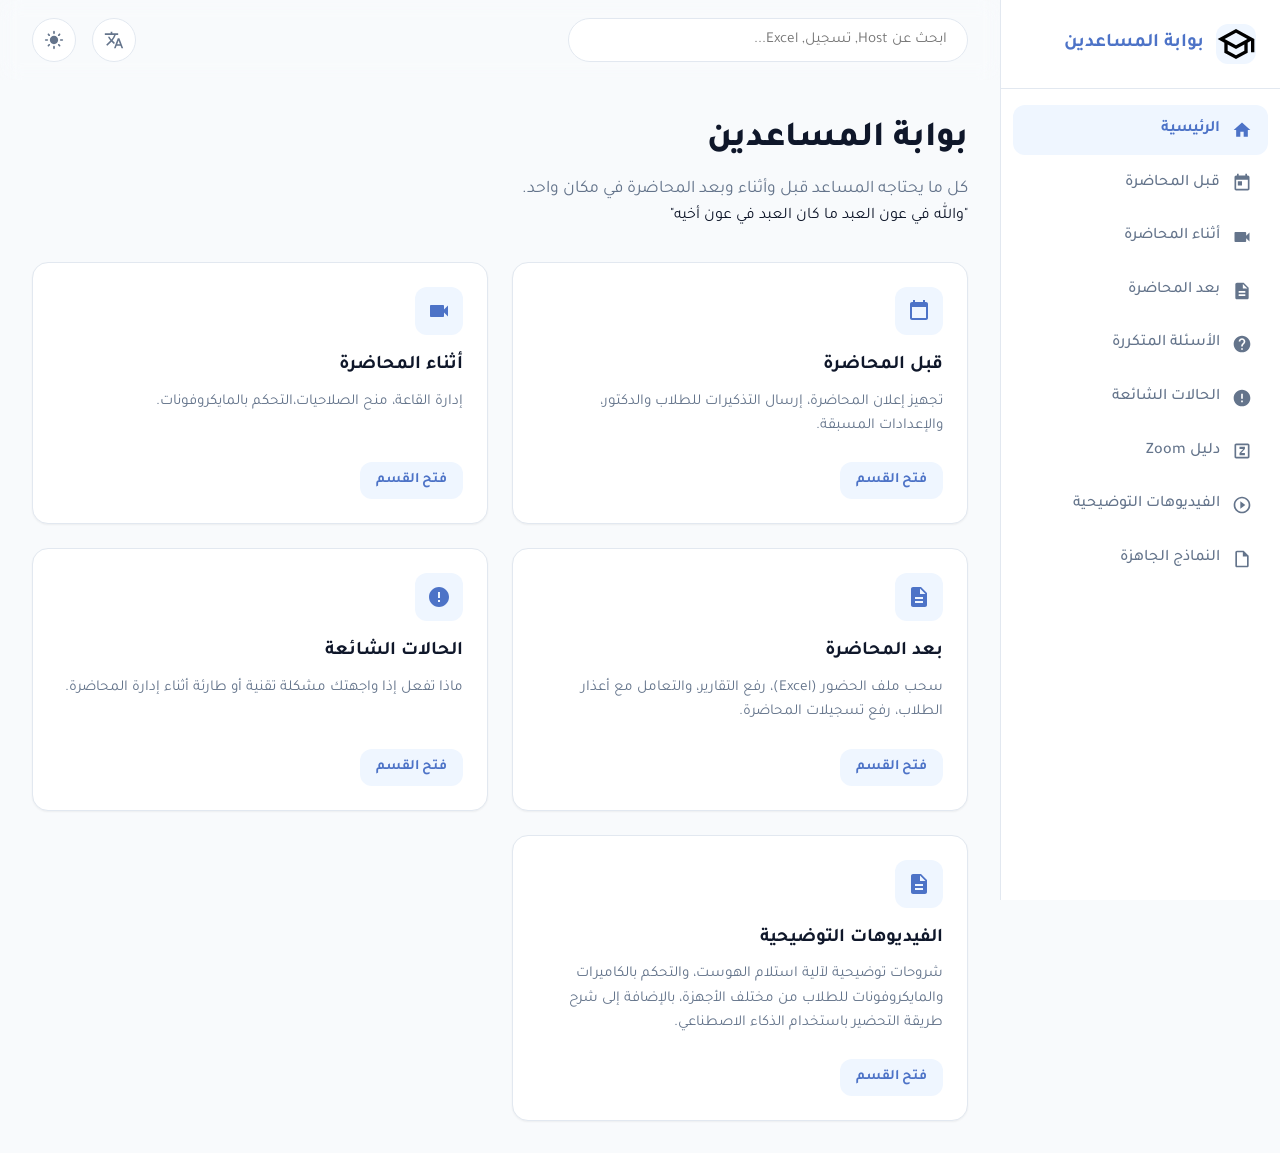
<file: index.html>
<!DOCTYPE html>
<html lang="ar" dir="rtl">
<head>
    <meta charset="UTF-8">
    <meta name="viewport" content="width=device-width, initial-scale=1.0">
    <title>بوابة المساعدين | Knowledge Base</title>
    <style>
        /* ==========================================================================
           1. الجذور والمتغيرات (CSS Variables) - دعم الوضع الفاتح والليلي
           ========================================================================== */
        @import url('https://fonts.googleapis.com/css2?family=Tajawal:wght@300;400;500;700;800&display=swap');

        :root {
            /* الألوان الفاتحة (الافتراضية) */
            --bg-body: #f8fafc;
            --bg-surface: #ffffff;
            --bg-sidebar: #ffffff;
            --bg-hover: #f1f5f9;
            --text-main: #0f172a;
            --text-muted: #64748b;
            --primary-color: #4d73c7;
            --primary-hover: #2d4a99;
            --primary-light: #eff6ff;
            --border-color: #e2e8f0;
            --shadow-sm: 0 1px 2px 0 rgba(0, 0, 0, 0.05);
            --shadow-md: 0 4px 6px -1px rgba(0, 0, 0, 0.1), 0 2px 4px -1px rgba(0, 0, 0, 0.06);
            --shadow-lg: 0 10px 15px -3px rgba(0, 0, 0, 0.1), 0 4px 6px -2px rgba(0, 0, 0, 0.05);
            --note-bg: #fffbeb;
            --note-border: #f59e0b;
            --alert-bg: #fef2f2;
            --alert-border: #ef4444;
            --radius-md: 12px;
            --radius-lg: 16px;
            --transition: all 0.3s cubic-bezier(0.4, 0, 0.2, 1);
        }

        [data-theme="dark"] {
            /* الألوان الداكنة */
            --bg-body: #0f172a;
            --bg-surface: #1e293b;
            --bg-sidebar: #1e293b;
            --bg-hover: #334155;
            --text-main: #f8fafc;
            --text-muted: #94a3b8;
            --primary-color: #668ece;
            --primary-hover: #6595d0;
            --primary-light: #364674;
            --border-color: #334155;
            --shadow-sm: 0 1px 2px 0 rgba(0, 0, 0, 0.5);
            --shadow-md: 0 4px 6px -1px rgba(0, 0, 0, 0.4);
            --note-bg: #422006;
            --note-border: #f59e0b;
            --alert-bg: #450a0a;
            --alert-border: #ef4444;
        }

        /* ==========================================================================
           2. الإعدادات الأساسية والطباعة (Reset & Typography)
           ========================================================================== */
        * {
            margin: 0;
            padding: 0;
            box-sizing: border-box;
            font-family: 'Tajawal', system-ui, -apple-system, sans-serif;
        }

        body {
            background-color: var(--bg-body);
            color: var(--text-main);
            line-height: 1.6;
            overflow-x: hidden;
            transition: background-color var(--transition), color var(--transition);
        }

        a { text-decoration: none; color: inherit; }
        ul { list-style: none; }
        button { cursor: pointer; border: none; background: none; font-family: inherit; }

        /* ==========================================================================
           3. الهيكل الأساسي (Layout)
           ========================================================================== */
        .app-container {
            display: flex;
            min-height: 100vh;
        }

        /* القائمة الجانبية */
        .sidebar {
            width: 280px;
            background-color: var(--bg-sidebar);
            border-left: 1px solid var(--border-color);
            position: fixed;
            top: 0;
            bottom: 0;
            right: 0;
            z-index: 100;
            display: flex;
            flex-direction: column;
            transition: transform var(--transition), background-color var(--transition);
        }

        .sidebar-header {
            padding: 24px;
            border-bottom: 1px solid var(--border-color);
            display: flex;
            align-items: center;
            gap: 12px;
        }

        .sidebar-logo {
            width: 40px;
            height: 40px;
            background: var(--primary-light);
            color: var(--primary-color);
            border-radius: var(--radius-md);
            display: flex;
            align-items: center;
            justify-content: center;
        }

        .sidebar-header h2 {
            font-size: 1.2rem;
            font-weight: 700;
            color: var(--primary-color);
        }

        .sidebar-nav {
            padding: 16px 12px;
            flex-grow: 1;
            overflow-y: auto;
        }

        .nav-item {
            display: flex;
            align-items: center;
            gap: 12px;
            padding: 12px 16px;
            margin-bottom: 4px;
            border-radius: var(--radius-md);
            color: var(--text-muted);
            font-weight: 500;
            transition: var(--transition);
            cursor: pointer;
        }

        .nav-item svg { width: 20px; height: 20px; fill: currentColor; }

        .nav-item:hover {
            background-color: var(--bg-hover);
            color: var(--text-main);
        }

        .nav-item.active {
            background-color: var(--primary-light);
            color: var(--primary-color);
            font-weight: 700;
        }

        /* المحتوى الرئيسي */
        .main-content {
            flex-grow: 1;
            margin-right: 280px; /* تعويض مساحة الشريط الجانبي */
            display: flex;
            flex-direction: column;
            min-height: 100vh;
        }

        /* الشريط العلوي */
        .topbar {
            height: 80px;
            background-color: var(--bg-body);
            position: sticky;
            top: 0;
            z-index: 90;
            display: flex;
            align-items: center;
            justify-content: space-between;
            padding: 0 32px;
            backdrop-filter: blur(10px);
            background-color: rgba(var(--bg-body), 0.8);
        }

        .search-container {
            position: relative;
            width: 100%;
            max-width: 400px;
        }

        .search-container svg {
            position: absolute;
            right: 16px;
            top: 50%;
            transform: translateY(-50%);
            width: 20px;
            height: 20px;
            fill: var(--text-muted);
        }

        .search-input {
            width: 100%;
            padding: 12px 20px 12px 48px;
            border-radius: 30px;
            border: 1px solid var(--border-color);
            background-color: var(--bg-surface);
            color: var(--text-main);
            font-size: 0.95rem;
            outline: none;
            transition: var(--transition);
        }

        .search-input:focus {
            border-color: var(--primary-color);
            box-shadow: 0 0 0 3px var(--primary-light);
        }

        .topbar-actions {
            display: flex;
            align-items: center;
            gap: 16px;
        }

        .icon-btn {
            width: 44px;
            height: 44px;
            border-radius: 50%;
            background-color: var(--bg-surface);
            border: 1px solid var(--border-color);
            color: var(--text-muted);
            display: flex;
            align-items: center;
            justify-content: center;
            transition: var(--transition);
        }

        .icon-btn:hover {
            color: var(--primary-color);
            border-color: var(--primary-color);
        }

        .icon-btn svg { width: 20px; height: 20px; fill: currentColor; }

        .menu-toggle { display: none; }

        /* حاوية الصفحات */
        .pages-container {
            padding: 32px;
            flex-grow: 1;
        }

        /* ==========================================================================
           4. المكونات (Components)
           ========================================================================== */
        
        /* البطاقات (Cards) */
        .cards-grid {
            display: grid;
            grid-template-columns: repeat(auto-fill, minmax(300px, 1fr));
            gap: 24px;
            margin-top: 24px;
        }

        .card {
            background-color: var(--bg-surface);
            border: 1px solid var(--border-color);
            border-radius: var(--radius-lg);
            padding: 24px;
            box-shadow: var(--shadow-sm);
            transition: var(--transition);
            display: flex;
            flex-direction: column;
            height: 100%;
        }

        .card:hover {
            transform: translateY(-5px);
            box-shadow: var(--shadow-md);
            border-color: var(--primary-light);
        }

        .card-icon {
            width: 48px;
            height: 48px;
            background-color: var(--primary-light);
            color: var(--primary-color);
            border-radius: var(--radius-md);
            display: flex;
            align-items: center;
            justify-content: center;
            margin-bottom: 16px;
        }

        .card-icon svg { width: 24px; height: 24px; fill: currentColor; }

        .card-title {
            font-size: 1.2rem;
            font-weight: 700;
            margin-bottom: 8px;
            color: var(--text-main);
        }

        .card-desc {
            color: var(--text-muted);
            font-size: 0.95rem;
            margin-bottom: 24px;
            flex-grow: 1;
        }

        .card-btn {
            display: inline-flex;
            align-items: center;
            gap: 8px;
            background-color: var(--primary-light);
            color: var(--primary-color);
            padding: 10px 16px;
            border-radius: var(--radius-md);
            font-weight: 600;
            font-size: 0.9rem;
            transition: var(--transition);
            align-self: flex-start;
        }

        .card-btn:hover {
            background-color: var(--primary-color);
            color: #fff;
        }

        /* مربعات الملاحظات (Note Boxes) */
        .note-box {
            background-color: var(--note-bg);
            border-right: 4px solid var(--note-border);
            padding: 16px;
            border-radius: 8px 0 0 8px;
            margin-top: 16px;
            font-size: 0.9rem;
            color: var(--text-main);
        }

        .alert-box {
            background-color: var(--alert-bg);
            border-right: 4px solid var(--alert-border);
            padding: 16px;
            border-radius: 8px 0 0 8px;
            margin-top: 16px;
            font-size: 0.9rem;
            color: var(--text-main);
        }

        /* الأكورديون (Accordion) للأسئلة الشائعة */
        .accordion {
            margin-top: 24px;
            display: flex;
            flex-direction: column;
            gap: 16px;
        }

        .accordion-item {
            background-color: var(--bg-surface);
            border: 1px solid var(--border-color);
            border-radius: var(--radius-md);
            overflow: hidden;
        }

        .accordion-header {
            width: 100%;
            text-align: right;
            padding: 20px;
            font-size: 1.1rem;
            font-weight: 600;
            color: var(--text-main);
            display: flex;
            justify-content: space-between;
            align-items: center;
            background: none;
            transition: var(--transition);
        }

        .accordion-header:hover { background-color: var(--bg-hover); }
        
        .accordion-header svg {
            width: 20px; height: 20px; fill: var(--text-muted);
            transition: transform 0.3s ease;
        }

        .accordion-item.active .accordion-header svg { transform: rotate(180deg); }

        .accordion-content {
            max-height: 0;
            overflow: hidden;
            transition: max-height 0.3s ease-out;
            background-color: var(--bg-surface);
        }

        .accordion-content-inner {
            padding: 0 20px 20px 20px;
            color: var(--text-muted);
            line-height: 1.8;
        }

        /* الترويسة الرئيسية للصفحات */
        .page-header {
            margin-bottom: 32px;
            animation: fadeInDown 0.5s ease-out;
        }

        .page-header h1 {
            font-size: 2.2rem;
            font-weight: 800;
            color: var(--text-main);
            margin-bottom: 8px;
        }

        .page-header p {
            font-size: 1.1rem;
            color: var(--text-muted);
        }

        /* زر العودة للأعلى */
        .back-to-top {
            position: fixed;
            bottom: 30px;
            left: 30px;
            width: 50px;
            height: 50px;
            border-radius: 50%;
            background-color: var(--primary-color);
            color: white;
            display: flex;
            align-items: center;
            justify-content: center;
            box-shadow: var(--shadow-lg);
            opacity: 0;
            visibility: hidden;
            transition: var(--transition);
            z-index: 99;
        }

        .back-to-top.visible {
            opacity: 1;
            visibility: visible;
        }
        
        .back-to-top:hover {
            transform: translateY(-5px);
            background-color: var(--primary-hover);
        }

        /* نظام الصفحات المتعددة (SPA) */
        .page-view {
            display: none;
            animation: fadeIn 0.4s ease-out;
        }

        .page-view.active { display: block; }

        /* ==========================================================================
           5. التجاوب مع الشاشات (Responsive Design)
           ========================================================================== */
        .overlay {
            position: fixed; top: 0; left: 0; right: 0; bottom: 0;
            background-color: rgba(0,0,0,0.5); z-index: 95;
            display: none; opacity: 0; transition: opacity 0.3s ease;
        }

        @media (max-width: 992px) {
            .sidebar { transform: translateX(100%); } /* إخفاء لليمين في الـ RTL */
            .sidebar.open { transform: translateX(0); box-shadow: var(--shadow-lg); }
            .main-content { margin-right: 0; }
            .menu-toggle { display: flex; }
            .overlay.active { display: block; opacity: 1; }
            .topbar { padding: 0 16px; }
            .pages-container { padding: 24px 16px; }
        }

        /* ==========================================================================
           6. الحركات (Animations)
           ========================================================================== */
        @keyframes fadeIn { from { opacity: 0; transform: translateY(10px); } to { opacity: 1; transform: translateY(0); } }
        @keyframes fadeInDown { from { opacity: 0; transform: translateY(-10px); } to { opacity: 1; transform: translateY(0); } }
        
        /* تأثيرات خاصة بدليل زووم */
        .zoom-key {
            display: flex; align-items: center; gap: 12px; padding: 12px;
            background: var(--bg-hover); border-radius: 8px; margin-bottom: 8px;
        }
        .zoom-key svg { width: 24px; height: 24px; fill: var(--text-main); }
        .zoom-key span { font-weight: 600; font-family: monospace; }
        
        /* ==========================================================================
           7. دعم اللغة الإنجليزية (LTR Layout Fixes)
           ========================================================================== */
        [dir="ltr"] .sidebar {
            right: auto;
            left: 0;
            border-left: none;
            border-right: 1px solid var(--border-color);
        }
        [dir="ltr"] .main-content {
            margin-right: 0;
            margin-left: 280px;
        }
        [dir="ltr"] .search-container svg {
            right: auto;
            left: 16px;
        }
        [dir="ltr"] .search-input {
            padding: 12px 48px 12px 20px;
        }
        [dir="ltr"] .note-box, 
        [dir="ltr"] .alert-box {
            border-right: none;
            border-left: 4px solid var(--note-border);
            border-radius: 0 8px 8px 0;
        }
        [dir="ltr"] .accordion-header {
            text-align: left;
        }
        [dir="ltr"] ul[style*="margin-right"] {
            margin-right: 0 !important;
            margin-left: 20px !important;
        }

        @media (max-width: 992px) {
            [dir="ltr"] .sidebar { transform: translateX(-100%); }
            [dir="ltr"] .sidebar.open { transform: translateX(0); }
            [dir="ltr"] .main-content { margin-left: 0; }
        }
    </style>
</head>
<body>

    <div class="app-container">
        
        <div class="overlay" id="overlay"></div>

        <aside class="sidebar" id="sidebar">
            <div class="sidebar-header">
                <div class="sidebar-logo">
                    <svg viewBox="0 0 24 24"><path d="M12 3L1 9l4 2.18v6L12 21l7-3.82v-6l2-1.09V17h2V9L12 3zm6.82 6L12 12.72 5.18 9 12 5.28 18.82 9zM17 15.99l-5 2.73-5-2.73v-3.72l5 2.73 5-2.73v3.72z"/></svg>
                </div>
                <h2 data-i18n="portal_title">بوابة المساعدين</h2>
            </div>
            <ul class="sidebar-nav">
                <li class="nav-item active" data-target="home">
                    <svg viewBox="0 0 24 24"><path d="M10 20v-6h4v6h5v-8h3L12 3 2 12h3v8z"/></svg>
                    <span data-i18n="nav_home">الرئيسية</span>
                </li>
                <li class="nav-item" data-target="before-lecture">
                    <svg viewBox="0 0 24 24"><path d="M19 3h-1V1h-2v2H8V1H6v2H5c-1.1 0-1.99.9-1.99 2L3 19c0 1.1.89 2 2 2h14c1.1 0 2-.9 2-2V5c0-1.1-.9-2-2-2zm0 16H5V8h14v11zM7 10h5v5H7z"/></svg>
                    <span data-i18n="nav_before">قبل المحاضرة</span>
                </li>
                <li class="nav-item" data-target="during-lecture">
                    <svg viewBox="0 0 24 24"><path d="M17 10.5V7c0-.55-.45-1-1-1H4c-.55 0-1 .45-1 1v10c0 .55.45 1 1 1h12c.55 0 1-.45 1-1v-3.5l4 4v-11l-4 4z"/></svg>
                    <span data-i18n="nav_during">أثناء المحاضرة</span>
                </li>
                <li class="nav-item" data-target="after-lecture">
                    <svg viewBox="0 0 24 24"><path d="M14 2H6c-1.1 0-1.99.9-1.99 2L4 20c0 1.1.89 2 1.99 2H18c1.1 0 2-.9 2-2V8l-6-6zm2 16H8v-2h8v2zm0-4H8v-2h8v2zm-3-5V3.5L18.5 9H13z"/></svg>
                    <span data-i18n="nav_after">بعد المحاضرة</span>
                </li>
                <li class="nav-item" data-target="faq">
                    <svg viewBox="0 0 24 24"><path d="M12 2C6.48 2 2 6.48 2 12s4.48 10 10 10 10-4.48 10-10S17.52 2 12 2zm1 17h-2v-2h2v2zm2.07-7.75l-.9.92C13.45 12.9 13 13.5 13 15h-2v-.5c0-1.1.45-2.1 1.17-2.83l1.24-1.26c.37-.36.59-.86.59-1.41 0-1.1-.9-2-2-2s-2 .9-2 2H8c0-2.21 1.79-4 4-4s4 1.79 4 4c0 .88-.36 1.68-.93 2.25z"/></svg>
                    <span data-i18n="nav_faq">الأسئلة المتكررة</span>
                </li>
                <li class="nav-item" data-target="scenarios">
                    <svg viewBox="0 0 24 24"><path d="M12 2C6.48 2 2 6.48 2 12s4.48 10 10 10 10-4.48 10-10S17.52 2 12 2zm1 15h-2v-2h2v2zm0-4h-2V7h2v6z"/></svg>
                    <span data-i18n="nav_scenarios">الحالات الشائعة</span>
                </li>
                <li class="nav-item" data-target="zoom-guide">
                    <svg viewBox="0 0 24 24" fill="currentColor">
                        <path d="M19 3H5c-1.1 0-2 .9-2 2v14c0 1.1.9 2 2 2h14c1.1 0 2-.9 2-2V5c0-1.1-.9-2-2-2zm0 16H5V5h14v14z M9 7h6.5v2.5L11 14.5h4.5V17H9v-2.5L13.5 9.5H9V7z"/>
                    </svg>
                    <span data-i18n="nav_zoom">دليل Zoom</span>
                </li>
                <li class="nav-item" data-target="tutorial-videos">
                    <svg viewBox="0 0 24 24"><path d="M10 16.5l6-4.5-6-4.5v9zM12 2C6.48 2 2 6.48 2 12s4.48 10 10 10 10-4.48 10-10S17.52 2 12 2zm0 18c-4.41 0-8-3.59-8-8s3.59-8 8-8 8 3.59 8 8-3.59 8-8 8z"/></svg>
                    <span data-i18n="nav_videos">الفيديوهات التوضيحية</span>
                </li>
                <li class="nav-item" data-target="templates">
                    <svg viewBox="0 0 24 24"><path d="M14 2H6c-1.1 0-1.99.9-1.99 2L4 20c0 1.1.89 2 1.99 2H18c1.1 0 2-.9 2-2V8l-6-6zM6 20V4h7v5h5v11H6z"/></svg>
                    <span data-i18n="nav_templates">النماذج الجاهزة</span>
                </li>
            </ul>
        </aside>

        <main class="main-content">
            
            <header class="topbar">
                <button class="icon-btn menu-toggle" id="menuToggle">
                    <svg viewBox="0 0 24 24"><path d="M3 18h18v-2H3v2zm0-5h18v-2H3v2zm0-7v2h18V6H3z"/></svg>
                </button>
                
                <div class="search-container">
                    <input type="text" class="search-input" id="searchInput" data-i18n-placeholder="search_placeholder" placeholder="أبحث عن Host, تسجيل, Excel...">
                </div>

                <div class="topbar-actions">
                    <!-- زر تغيير اللغة الجديد -->
                    <button class="icon-btn" id="langToggle" title="تغيير اللغة / Change Language">
                        <svg viewBox="0 0 24 24" fill="currentColor">
                            <path d="M12.87 15.07l-2.54-2.51.03-.03c1.74-1.94 2.98-4.17 3.71-6.53H17V4h-7V2H8v2H1v1.99h11.17C11.5 7.92 10.44 9.75 9 11.35 8.07 10.32 7.3 9.19 6.69 8h-2c.73 1.63 1.73 3.17 2.98 4.56l-5.09 5.02L4 19l5-5 3.11 3.11.76-2.04zM18.5 10h-2L12 22h2l1.12-3h4.75L21 22h2l-4.5-12zm-2.62 7l1.62-4.33L19.12 17h-3.24z"/>
                        </svg>
                    </button>

                    <button class="icon-btn" id="themeToggle" title="تبديل الوضع الليلي">
                        <svg class="sun-icon" viewBox="0 0 24 24"><path d="M12 7c-2.76 0-5 2.24-5 5s2.24 5 5 5 5-2.24 5-5-2.24-5-5-5zM2 13h2c.55 0 1-.45 1-1s-.45-1-1-1H2c-.55 0-1 .45-1 1s.45 1 1 1zm18 0h2c.55 0 1-.45 1-1s-.45-1-1-1h-2c-.55 0-1 .45-1 1s.45 1 1 1zM11 2v2c0 .55.45 1 1 1s1-.45 1-1V2c0-.55-.45-1-1-1s-1 .45-1 1zm0 18v2c0 .55.45 1 1 1s1-.45 1-1v-2c0-.55-.45-1-1-1s-1 .45-1 1zM5.99 4.58c-.39-.39-1.03-.39-1.41 0-.39.39-.39 1.03 0 1.41l1.06 1.06c.39.39 1.03.39 1.41 0 .39-.39.39-1.03 0-1.41L5.99 4.58zm12.37 12.37c-.39-.39-1.03-.39-1.41 0-.39.39-.39 1.03 0 1.41l1.06 1.06c.39.39 1.03.39 1.41 0 .39-.39.39-1.03 0-1.41l-1.06-1.06zm1.06-10.96c.39-.39.39-1.03 0-1.41-.39-.39-1.03-.39-1.41 0l-1.06 1.06c-.39.39-.39 1.03 0 1.41.39.39 1.03.39 1.41 0l1.06-1.06zM7.05 18.36c.39-.39.39-1.03 0-1.41-.39-.39-1.03-.39-1.41 0l-1.06 1.06c-.39.39-.39 1.03 0 1.41.39.39 1.03.39 1.41 0l1.06-1.06z"/></svg>
                    </button>
                </div>
            </header>

            <div class="pages-container">
                
                <div id="home" class="page-view active">
                    <div class="page-header">
                        <h1 data-i18n="home_title">بوابة المساعدين</h1>
                        <p data-i18n="home_desc">كل ما يحتاجه المساعد قبل وأثناء وبعد المحاضرة في مكان واحد.</p>
                        <ul data-i18n="home_quote">"والله في عون العبد ما كان العبد في عون أخيه"</ul>
                    </div>

                    <div class="cards-grid">
                        <div class="card">
                            <div class="card-icon"><svg viewBox="0 0 24 24"><path d="M19 3h-1V1h-2v2H8V1H6v2H5c-1.1 0-2 .9-2 2v14c0 1.1.9 2 2 2h14c1.1 0 2-.9 2-2V5c0-1.1-.9-2-2-2zm0 16H5V8h14v11z"/></svg></div>
                            <h3 class="card-title" data-i18n="nav_before">قبل المحاضرة</h3>
                            <p class="card-desc" data-i18n="card_before_desc">تجهيز إعلان المحاضرة، إرسال التذكيرات للطلاب والدكتور، والإعدادات المسبقة.</p>
                            <button class="card-btn" onclick="app.navigate('before-lecture')" data-i18n="open_section">فتح القسم</button>
                        </div>
                        <div class="card">
                            <div class="card-icon"><svg viewBox="0 0 24 24"><path d="M17 10.5V7c0-.55-.45-1-1-1H4c-.55 0-1 .45-1 1v10c0 .55.45 1 1 1h12c.55 0 1-.45 1-1v-3.5l4 4v-11l-4 4z"/></svg></div>
                            <h3 class="card-title" data-i18n="nav_during">أثناء المحاضرة</h3>
                            <p class="card-desc" data-i18n="card_during_desc">إدارة القاعة، منح الصلاحيات،التحكم بالمايكروفونات.</p>
                            <button class="card-btn" onclick="app.navigate('during-lecture')" data-i18n="open_section">فتح القسم</button>
                        </div>
                        <div class="card">
                            <div class="card-icon"><svg viewBox="0 0 24 24"><path d="M14 2H6c-1.1 0-1.99.9-1.99 2L4 20c0 1.1.89 2 1.99 2H18c1.1 0 2-.9 2-2V8l-6-6zm2 16H8v-2h8v2zm0-4H8v-2h8v2zm-3-5V3.5L18.5 9H13z"/></svg></div>
                            <h3 class="card-title" data-i18n="nav_after">بعد المحاضرة</h3>
                            <p class="card-desc" data-i18n="card_after_desc">سحب ملف الحضور (Excel)، رفع التقارير، والتعامل مع أعذار الطلاب، رفع تسجيلات المحاضرة.</p>
                            <button class="card-btn" onclick="app.navigate('after-lecture')" data-i18n="open_section">فتح القسم</button>
                        </div>
                        <div class="card">
                            <div class="card-icon"><svg viewBox="0 0 24 24"><path d="M12 2C6.48 2 2 6.48 2 12s4.48 10 10 10 10-4.48 10-10S17.52 2 12 2zm1 15h-2v-2h2v2zm0-4h-2V7h2v6z"/></svg></div>
                            <h3 class="card-title" data-i18n="nav_scenarios">الحالات الشائعة</h3>
                            <p class="card-desc" data-i18n="card_scenarios_desc">ماذا تفعل إذا واجهتك مشكلة تقنية أو طارئة أثناء إدارة المحاضرة.</p>
                            <button class="card-btn" onclick="app.navigate('scenarios')" data-i18n="open_section">فتح القسم</button>
                        </div>
                            <div class="card">
                            <div class="card-icon"><svg viewBox="0 0 24 24"><path d="M14 2H6c-1.1 0-1.99.9-1.99 2L4 20c0 1.1.89 2 1.99 2H18c1.1 0 2-.9 2-2V8l-6-6zm2 16H8v-2h8v2zm0-4H8v-2h8v2zm-3-5V3.5L18.5 9H13z"/></svg></div>
                            <h3 class="card-title" data-i18n="nav_videos">فيديوهات توضيحية</h3>
                            <p class="card-desc" data-i18n="card_videos_desc">شروحات توضيحية لآلية استلام الهوست، والتحكم بالكاميرات والمايكروفونات للطلاب من مختلف الأجهزة، بالإضافة إلى شرح طريقة التحضير باستخدام الذكاء الاصطناعي.</p>
                            <button class="card-btn" onclick="app.navigate('tutorial-videos')" data-i18n="open_section">فتح القسم</button>
                        </div>
                    </div>
                </div>

                <div id="before-lecture" class="page-view">
                    <div class="page-header">
                        <h1 data-i18n="before_page_title">قبل المحاضرة 📅</h1>
                        <p data-i18n="before_page_desc">قائمة المهام التي يجب إنجازها قبل بدء المحاضرة.</p>
                    </div>
                    <div class="cards-grid searchable-container">
                        <div class="card searchable">
                            <h3 class="card-title" data-i18n="reminders_title">إرسال التذكيرات</h3>
                            <ul style="list-style: disc; margin-right: 20px; color: var(--text-muted);">
                                <li>رسالة الإعلان: قبل المحاضرة بـ 24 ساعة.</li>
                                <li>ملصق التذكير الأول: صباح يوم المحاضرة.</li>
                                <li>ملصق التذكير الثاني: قبل المحاضرة بـ ساعة واحدة.</li>
                                <li>ملصق التذكير الثالث: قبل المحاضرة بـ نصف ساعة.</li>
                                <li>ملصق التذكير الرابع: عند بدء وقت المحاضرة.</li>
                            </ul>
                            <div class="note-box">
                                تأكد من إرسال التذكير على مجموعة الواتساب الرسمية للطلاب والبوابة الإلكتروني الخاصة بالجامعة.
                            </div>
                        </div>
                        <div class="card searchable">
                            <h3 class="card-title" data-i18n="zoom_link_title">رابط Zoom</h3>
                            <p class="card-desc">هل يجب إنشاء رابط Zoom جديد؟</p>
                            <p style="color: var(--text-muted);">لا، استخدم الرابط الثابت المخصص للمادة والذي تم تزويدك به من قبل الإدارة.</p>
                            <div class="alert-box">
                                ممنوع مشاركة الرابط مع أي شخص خارج الدفعة.
                            </div>
                        </div>
                        <div class="card searchable">
                            <h3 class="card-title" data-i18n="talk_title">التحدث وعرض المادة</h3>
                            <p class="card-desc">هل يطلب من المساعد التحدث؟</p>
                            <p style="color: var(--text-muted);">دورك الأساسي هو الإدارة التقنية، التحدث يكون فقط للترحيب بالدكتور أو تنبيه الطلاب لأمر تقني.</p>
                            <div class="note-box">
                                المادة العلمية (Presentation) يعرضها الدكتور من جهازه، إلا إذا طلب منك الدكتور مسبقاً عرضها نيابة عنه.
                            </div>
                        </div>
                        <div class="card searchable">
                            <h3 class="card-title" data-i18n="prep_title">التجهيز الشخصي</h3>
                            <ul style="list-style: disc; margin-right: 20px; color: var(--text-muted);">
                                <li>التواجد في القاعة قبل خمس دقائق من الوقت الرسمي.</li>
                                <li>التأكد من استقرار شبكة الإنترنت لديك.</li>
                            </ul>
                        </div>
                    </div>
                </div>

                <div id="during-lecture" class="page-view">
                    <div class="page-header">
                        <h1 data-i18n="during_page_title">أثناء المحاضرة 🎥</h1>
                        <p data-i18n="during_page_desc">الخطوات التنفيذية لضمان سير المحاضرة بسلاسة واحترافية.</p>
                    </div>
                    <div class="cards-grid searchable-container">
                        <div class="card searchable">
                            <div class="card-icon"><svg viewBox="0 0 24 24"><path d="M12 12c2.21 0 4-1.79 4-4s-1.79-4-4-4-4 1.79-4 4 1.79 4 4 4zm0 2c-2.67 0-8 1.34-8 4v2h16v-2c0-2.66-5.33-4-8-4z"/></svg></div>
                            <h3 class="card-title" data-i18n="host_auth_title">استلام ومنح الصلاحيات</h3>
                            <ul style="list-style: disc; margin-right: 20px; color: var(--text-muted);">
                                <li>تأكد أنك تمتلك صلاحية <strong>Host</strong> بمجرد دخولك القاعة.</li>
                                <li>عند دخول الدكتور، قم بالبحث عن اسمه فوراً وامنحه صلاحية <strong>Co-Host</strong>.</li>
                            </ul>
                        </div>
                        <div class="card searchable">
                            <div class="card-icon"><svg viewBox="0 0 24 24"><path d="M17 10.5V7c0-.55-.45-1-1-1H4c-.55 0-1 .45-1 1v10c0 .55.45 1 1 1h12c.55 0 1-.45 1-1v-3.5l4 4v-11l-4 4z"/></svg></div>
                            <h3 class="card-title" data-i18n="mic_cam_title">إغلاق الكاميرات والمايك</h3>
                            <ul style="list-style: disc; margin-right: 20px; color: var(--text-muted);">
                                <li>اضغط على <strong>Host tools</strong> وتأكد من إزالة علامة الصح عن خيار <strong>"Unmute + Start video"</strong>.</li>
                                <li>أغلق كاميرا أي طالب يفتحها بالخطأ فوراً من قائمة المشاركين.</li>
                            </ul>
                        </div>
                        <div class="card searchable">
                            <div class="card-icon"><svg viewBox="0 0 24 24"><path d="M12 2C6.48 2 2 6.48 2 12s4.48 10 10 10 10-4.48 10-10S17.52 2 12 2zm-2 14.5v-9l6 4.5-6 4.5z"/></svg></div>
                            <h3 class="card-title" data-i18n="record_title">التحكم بالتسجيل</h3>
                            <ul style="list-style: disc; margin-right: 20px; color: var(--text-muted);">
                                <li>تنبيه: رابط المحاضرة مُفعّل تلقائيًا لبدء التسجيل مع بداية وقت المحاضرة، لذا يُرجى عدم إيقاف التسجيل أو إيقافه يدويًا أثناء المحاضرة.</li>
                            </ul>
                            <div class="alert-box">تأكد دائماً من ظهور أيقونة التسجيل الحمراء أعلى الشاشة.</div>
                        </div>
                        <div class="card searchable">
                            <div class="card-icon"><svg viewBox="0 0 24 24"><path d="M11.99 2C6.47 2 2 6.48 2 12s4.47 10 9.99 10C17.52 22 22 17.52 22 12S17.52 2 11.99 2zM12 20c-4.42 0-8-3.58-8-8s3.58-8 8-8 8 3.58 8 8-3.58 8-8 8zm.5-13H11v6l5.25 3.15.75-1.23-4.5-2.67z"/></svg></div>
                            <h3 class="card-title" data-i18n="end_5min_title">قبل نهاية المحاضرة بـ 5 دقائق</h3>
                            <p class="card-desc">تأكد من أن صلاحية الهوست لا تزال معك.</p>
                            <div class="note-box">اكتب في الشات: "تذكير: تبقى 5 دقائق على نهاية الوقت، وأن الغرفة ستغلق تلقائيًا عند الدقيقة (59) من قبل وحدة الغرف الصوتية".</div>
                        </div>
                    </div>
                </div>

                <div id="after-lecture" class="page-view">
                    <div class="page-header">
                        <h1 data-i18n="after_page_title">بعد المحاضرة 📄</h1>
                        <p data-i18n="after_page_desc">الإجراءات الإدارية وتوثيق البيانات.</p>
                    </div>
                    <div class="cards-grid searchable-container">
                        <div class="card searchable">
                            <h3 class="card-title" data-i18n="excel_title">استخراج ملف الحضور (Excel)</h3>
                            <li><strong>ملاحظات:</strong></li>
                            <ul>·توجد قناة في تيليجرام تُرفع فيها ملفات الحضور بصيغة Excel</ul>
                            <p class="card-desc">يتم الاعتماد على ملف الحضور في تعبئة التقرير</p>
                            <a href="https://t.me/+c8zBc__w1xg5NDM0" target="_blank" class="card-btn">الإنضمام لقناة التيلقرام</a>
                        </div>
                        <div class="card searchable">
                            <h3 class="card-title" data-i18n="reports_title">رفع التقارير</h3>
                            <p class="card-desc">قم بتعبئة نموذج التقرير الخاص بالمقرر، وارفق ملف الغياب والحضور.</p>
                            <div class="alert-box">يجب رفع التقرير خلال 24 ساعة كحد أقصى من انتهاء المحاضرة للأمين.</div>
                        </div>
                        <div class="card searchable">
                            <h3 class="card-title" data-i18n="upload_records_title">رفع التسجيلات</h3>
                            <p class="card-desc">في وصف مجموعة المقرر ستجد روابط التسجيلات المرئية والصوتية الخاصة بالقسم.</p>
                            <p class="card-desc">انسخ رابط التسجيل المطلوب، ثم أرفقه في نموذج التسجيلات، وأرفقه في مجموعة المقرر .</p>
                            <div class="alert-box">
                                <li> يظهر كود المقرر في بداية عنوان التسجيل، والرقم الموجود في البداية يمثل رقم المحاضرة.</li>
                                <li> في حال عدم العثور على رابط التسجيل، أبلغ أمين القسم ليتم رفع طلب التسجيل ضمن قائمة النواقص.</li>
                             </div>
                        </div>
                        <div class="card searchable">
                            <h3 class="card-title" data-i18n="excuses_title">إدارة الأعذار</h3>
                            <p class="card-desc">أي طالب يقدم عذراً أثناء المحاضرة (مشكلة تقنية، انقطاع كهرباء)، قم بتسجيله في قسم "الملاحظات" داخل التقرير ليتم مراجعته.</p>
                        </div>
                    </div>
                </div>

                <div id="faq" class="page-view">
                    <div class="page-header">
                        <h1 data-i18n="faq_page_title">الأسئلة المتكررة ❓</h1>
                        <p data-i18n="faq_page_desc">إجابات سريعة للأسئلة الأكثر شيوعاً بين المساعدين.</p>
                    </div>
                    
                    <div class="accordion searchable-container">
                        <div class="accordion-item searchable">
                            <button class="accordion-header">
                                هل يمكنني مغادرة الاجتماع قبل الدكتور؟
                                <svg viewBox="0 0 24 24"><path d="M7.41 8.59L12 13.17l4.59-4.58L18 10l-6 6-6-6 1.41-1.41z"/></svg>
                            </button>
                            <div class="accordion-content">
                                <div class="accordion-content-inner">
                                    يُمنع تماماً مغادرة الاجتماع قبل خروج الدكتور وإغلاق القاعة للجميع (End Meeting for All). المساعد هو أول من يدخل وآخر من يخرج.
                                </div>
                            </div>
                        </div>
                        <div class="accordion-item searchable">
                            <button class="accordion-header">
                                ماذا أفعل إذا انقطع الإنترنت لدي وأنا Host؟
                                <svg viewBox="0 0 24 24"><path d="M7.41 8.59L12 13.17l4.59-4.58L18 10l-6 6-6-6 1.41-1.41z"/></svg>
                            </button>
                            <div class="accordion-content">
                                <div class="accordion-content-inner">
                                    نظام Zoom سيقوم بنقل صلاحية الـ Host تلقائياً للدكتور (لأنه Co-Host). حاول العودة سريعاً للقاعة واطلب من الغرف الصوتية إرجاع الصلاحية لك عبر المجموعة المخصصة للمشكلات.
                                </div>
                            </div>
                        </div>
                        <div class="accordion-item searchable">
                            <button class="accordion-header">
                                كيف أتعامل مع طالب يكتب تعليقات غير لائقة؟
                                <svg viewBox="0 0 24 24"><path d="M7.41 8.59L12 13.17l4.59-4.58L18 10l-6 6-6-6 1.41-1.41z"/></svg>
                            </button>
                            <div class="accordion-content">
                                <div class="accordion-content-inner">
                                    قم بإزالة الطالب من القاعة فوراً (Remove) من قائمة المشاركين، والتقط صورة شاشة (Screenshot) للمحادثة، وارفقها في التقرير مع اسم الطالب للإدارة.
                                </div>
                            </div>
                        </div>
                    </div>
                </div>

                <div id="scenarios" class="page-view">
                    <div class="page-header">
                        <h1 data-i18n="scenarios_page_title">ماذا أفعل إذا... 📌</h1>
                        <p data-i18n="scenarios_page_desc">دليل الاستجابة السريعة للمواقف الطارئة.</p>
                    </div>
                    <div class="cards-grid searchable-container">
                        <div class="card searchable">
                            <h3 class="card-title">طالب فتح الكاميرا بالخطأ</h3>
                            <p class="card-desc">اذهب لقائمة Participants، ابحث عن رمز الكاميرا المفعلة واضغط "Stop Video".</p>
                        </div>
                        <div class="card searchable">
                            <h3 class="card-title">الدكتور لم يدخل الاجتماع</h3>
                            <p class="card-desc">انتظر 10 دقائق، أرسل رسالة تذكير لطيفة للدكتور على الواتساب. إذا لم يرد بعد 20 دقيقة، بلغ الإدارة واطلب من الطلاب الانتظار.</p>
                        </div>
                        <div class="card searchable">
                            <h3 class="card-title">مشكلة في مشاركة العرض</h3>
                            <p class="card-desc">تأكد أنك منحت الدكتور صلاحية Co-Host أو تأكد من إعدادات المشاركة: Security > Allow Participants to Share Screen.</p>
                        </div>
                        <div class="card searchable">
                            <h3 class="card-title">مشكلة في المايك (صدى صوت)</h3>
                            <p class="card-desc">يحدث ذلك غالباً لوجود أكثر من جهاز مفتوح في نفس المكان، اطلب من الجميع الميوت (Mute All) باستثناء الدكتور.</p>
                        </div>
                        <div class="card searchable">
                            <h3 class="card-title">لم يظهر ملف Excel لتقرير الحضور</h3>
                            <p class="card-desc">بلغ أمين القسم، ثم يقوم برفع طلب الملف ضمن النواقص في المجموعة المخصصة لذلك من قِبل وحدة الغرف الصوتية.</p>
                        </div>
                    </div>
                </div>

                <div id="zoom-guide" class="page-view">
                    <div class="page-header">
                        <h1 data-i18n="zoom_page_title">دليل أزرار Zoom 📚</h1>
                        <p data-i18n="zoom_page_desc">شرح مختصر لوظائف الواجهة.</p>
                    </div>
                    

                    <div class="cards-grid searchable-container">
                        <div class="card searchable">
                            <div class="zoom-key" style="color: #ef4444;">
                              <svg viewBox="0 0 24 24"><path d="M12 2C6.48 2 2 6.48 2 12s4.48 10 10 10 10-4.48 10-10S17.52 2 12 2zm1 15h-2v-2h2v2zm0-4h-2V7h2v6z"/></svg>
                              <span style="color: #ef4444;"><strong>Host</strong></span>
                        </div>
                        <p class="card-desc">لاستلام صلاحية <strong>الهوست</strong> أدخل الرمز الموحد: <strong>147369</strong>.</p>
                        <div class="note-box">الفرق بين Host وCo-Host:
                    <br>
<ul><strong>Host:</strong> يمتلك كامل صلاحيات إدارة الاجتماع، مثل التحكم بالمايكات والكاميرات، إدارة الشات، التسجيل، وإنهاء الاجتماع.</ul>
<br>
<ul><strong>Co-Host:</strong> يساعد في إدارة الاجتماع، ويملك معظم صلاحيات الهوست، لكنه لا يستطيع تغيير إعدادات الاجتماع الأساسية أو إنهاءه بالكامل.</ul>
</div>
                        </div>
                    
                        <div class="card searchable">
                            <div class="zoom-key">
                                <svg viewBox="0 0 24 24"><path d="M12 14c1.66 0 2.99-1.34 2.99-3L15 5c0-1.66-1.34-3-3-3S9 3.34 9 5v6c0 1.66 1.34 3 3 3zm5.3-3c0 3-2.54 5.1-5.3 5.1S6.7 14 6.7 11H5c0 3.41 2.72 6.23 6 6.72V21h2v-3.28c3.28-.48 6-3.3 6-6.72h-1.7z"/></svg>
                                <span>Mute / Unmute</span>
                            </div>
                            <p class="card-desc">لفتح وإغلاق المايكروفون الخاص بك. استخدم السهم بجانبه لتغيير إعدادات السماعات والمايك.</p>
                        </div>

                        <div class="card searchable">
                            <div class="zoom-key">
                                <svg viewBox="0 0 24 24"><path d="M16 11c1.66 0 2.99-1.34 2.99-3S17.66 5 16 5c-1.66 0-3 1.34-3 3s1.34 3 3 3zm-8 0c1.66 0 2.99-1.34 2.99-3S9.66 5 8 5C6.34 5 5 6.34 5 8s1.34 3 3 3zm0 2c-2.33 0-7 1.17-7 3.5V19h14v-2.5c0-2.33-4.67-3.5-7-3.5zm8 0c-.29 0-.62.02-.97.05 1.16.84 1.97 1.97 1.97 3.45V19h6v-2.5c0-2.33-4.67-3.5-7-3.5z"/></svg>
                                <span>Participants</span>
                            </div>
                            <p class="card-desc">لفتح قائمة المشاركين. من هنا يمكنك استخدام أزرار <strong>Mute All</strong> والبحث عن أسماء الطلاب والدكتور.</p>
                        </div>

                        <div class="card searchable">
                            <div class="zoom-key">
                                <svg viewBox="0 0 24 24"><path d="M12 14c1.66 0 2.99-1.34 2.99-3L15 5c0-1.66-1.34-3-3-3S9 3.34 9 5v6c0 1.66 1.34 3 3 3zm5.3-3c0 3-2.54 5.1-5.3 5.1S6.7 14 6.7 11H5c0 3.41 2.72 6.23 6 6.72V21h2v-3.28c3.28-.48 6-3.3 6-6.72h-1.7z"/></svg>
                                <span>Start Share</span>
                            </div>
                            <p class="card-desc">لبدء مشاركة الشاشة <br> <strong>Screen sharing</strong> لمشاركة الشاشة بالكامل </p>
                        </div>

                        <div class="card searchable">
                            <div class="zoom-key" style="color: #ef4444;">
                                <svg viewBox="0 0 24 24"><path d="M12 2C6.47 2 2 6.47 2 12s4.47 10 10 10 10-4.47 10-10S17.53 2 12 2zm5 13.59L15.59 17 12 13.41 8.41 17 7 15.59 10.59 12 7 8.41 8.41 7 12 10.59 15.59 7 17 8.41 13.41 12 17 15.59z"/></svg>
                                <span style="color: #ef4444;">End Meeting</span>
                            </div>
                            <p class="card-desc">الزر الأحمر الزاوية لإنهاء القاعة. اختر دائماً <strong>End Meeting for All</strong> لإخراج الجميع وإغلاق القاعة رسمياً.</p>
                        </div>
                    </div>
                </div>

                <div id="tutorial-videos" class="page-view">
                    <div class="page-header">
                        <h1 data-i18n="videos_page_title">الفيديوهات التوضيحية 🎥</h1>
                        <p data-i18n="videos_page_desc">شروحات مرئية لحل المشاكل التقنية مقسمة حسب نوع الجهاز.</p>
                    </div>
                    
                    <div class="accordion searchable-container">
                        <div class="accordion-item searchable">
                            <button class="accordion-header">
                                شروحات أجهزة Apple
                                <svg viewBox="0 0 24 24"><path d="M7.41 8.59L12 13.17l4.59-4.58L18 10l-6 6-6-6 1.41-1.41z"/></svg>
                            </button>
                            <div class="accordion-content">
                                <div class="accordion-content-inner">
                                    <div class="card" style="margin-top: 15px;">
                                        <h3 class="card-title">طريقة أخذ الـHost وإغلاق المايك والكاميرا للطلاب</h3>
                                        <p class="card-desc">شرح خطوة بخطوة لكيفية الانضمام في الآيفون.</p>
                                        <a href="https://drive.google.com/file/d/148Qqtk69G9xtwyicvp-AOb3F3oS7vXKz/view?usp=drive_link" target="_blank" class="card-btn">شاهد الفيديو</a>
                                        <p class="card-desc">شرح خطوة بخطوة لكيفية الانضمام في الآيباد.</p>
                                        <a href="https://drive.google.com/file/d/1a-_C29mwEn0j9TWXp_9EVfsjDNm7ChFD/view?usp=drive_link" target="_blank" class="card-btn">شاهد الفيديو</a>
                                    </div>
                                </div>
                            </div>
                        </div>

                        <div class="accordion-item searchable">
                            <button class="accordion-header">
                                شروحات أجهزة Android
                                <svg viewBox="0 0 24 24"><path d="M7.41 8.59L12 13.17l4.59-4.58L18 10l-6 6-6-6 1.41-1.41z"/></svg>
                            </button>
                            <div class="accordion-content">
                                <div class="accordion-content-inner">
                                    <div class="card" style="margin-top: 15px;">
                                        <h3 class="card-title">طريقة أخذ الـHost وإغلاق المايك والكاميرا للطلاب</h3>
                                        <p class="card-desc">شرح خطوة بخطوة لكيفية الانضمام في الجوال.</p>
                                        <a href="https://drive.google.com/file/d/1fRcviI_j3I4xrHpYNzxv04_XNNFRLbpX/view?usp=drivesdk" target="_blank" class="card-btn">شاهد الفيديو</a>
                                        <p class="card-desc">شرح خطوة بخطوة لكيفية الانضمام في التابلت.</p>
                                        <a href="https://drive.google.com/file/d/1AAY9mvLqMx5qHYKfDdN8ele5Dn6Lh9sM/view?usp=drivesdk" target="_blank" class="card-btn">شاهد الفيديو</a>
                                    </div>
                                </div>
                            </div>
                        </div>

                        <div class="accordion-item searchable">
                            <button class="accordion-header">
                                شروحات اللابتوب (Windows)
                                <svg viewBox="0 0 24 24"><path d="M7.41 8.59L12 13.17l4.59-4.58L18 10l-6 6-6-6 1.41-1.41z"/></svg>
                            </button>
                            <div class="accordion-content">
                                <div class="accordion-content-inner">
                                    <div class="card" style="margin-top: 15px;">
                                        <h3 class="card-title">طريقة أخذ الـHost وإغلاق المايك والكاميرا للطلاب</h3>
                                        <p class="card-desc">شرح خطوة بخطوة لكيفية الانضمام من جهاز الكمبيوتر.</p>
                                        <a href="https://drive.google.com/file/d/1vOl1m-t2_7HT_HqjRxETMC6LpFc-2JzX/view?usp=drive_link" target="_blank" class="card-btn">شاهد الفيديو</a>
                                    </div>
                                </div>
                            </div>
                        </div>

                            <div class="accordion-item searchable">
                            <button class="accordion-header">
                                شروح لطريقة التحضير بإستخدام الذكاء الاصطناعي
                                <svg viewBox="0 0 24 24"><path d="M7.41 8.59L12 13.17l4.59-4.58L18 10l-6 6-6-6 1.41-1.41z"/></svg>
                            </button>
                            <div class="accordion-content">
                                <div class="accordion-content-inner">
                                    <div class="card" style="margin-top: 15px;">
                                        <p class="card-desc"><strong>ملف الكود المستخدم في الشرح</strong></p>
                                        <a href="https://drive.google.com/uc?export=download&id=1Ry-OUg_gLHtKJjv931es1dcL2YW9od3x" class="card-btn" download> تنزيل الملف</a>
                                        <p class="card-desc"><strong>شرح توضيحي خطوة بخطوة لكيفية التحضير</strong></p>
                                        <a href="https://drive.google.com/file/d/1JkmNUl9_7hMxNqtl5xlrRyWKC215WnZt/view?usp=drive_link" target="_blank" class="card-btn">شاهد الفيديو</a>
                                    </div>
                                </div>
                            </div>
                        </div>
                    </div>
                </div>

                <div id="templates" class="page-view">
                    <div class="page-header">
                        <h1 data-i18n="templates_page_title">النماذج الجاهزة 📝</h1>
                        <p data-i18n="templates_page_desc">انسخ النماذج بضغطة زر.</p>
                    </div>
                    
                    <div class="cards-grid searchable-container">
                        
                        <div class="card searchable">
                            <h3 class="card-title">إعلان المحاضرة</h3>
                            <div id="template-announce" style="white-space: pre-wrap; background: var(--bg-hover); padding: 12px; border-radius: 8px; margin-bottom: 16px; color: var(--text-main); font-size: 0.95rem; border: 1px dashed var(--border-color);">*           *`📢 إعـــــــــلان` 📢*

*🔸 محاضرات يوم:*

*🔹 القسم* : 
*🔸 المرحلة* : 
*🔹 المادة* : 
*🔸 `كود المادة:`*
*🔸الدكتور* : 
*🔹الوقت* : 
*🔸 القاعة* : 
*🔹 مدة المحاضرة* :  

*الرابط* 🔗


🔒 : Meeting ID : 
Passcode :
</div>
                            <button class="card-btn" onclick="copyTemplateText(this, 'template-announce')">
                                <svg viewBox="0 0 24 24" style="width: 18px; height: 18px; fill: currentColor; margin-left: 5px;"><path d="M16 1H4c-1.1 0-2 .9-2 2v14h2V3h12V1zm3 4H8c-1.1 0-2 .9-2 2v14c0 1.1.9 2 2 2h11c1.1 0 2-.9 2-2V7c0-1.1-.9-2-2-2zm0 16H8V7h11v14z"/></svg>
                                <span data-i18n="copy_text">نسخ النص</span>
                            </button>
                        </div>

                        <div class="card searchable">
                            <h3 class="card-title">تقرير المحاضرة المعتاد</h3>
                            <div id="template-report" style="white-space: pre-wrap; background: var(--bg-hover); padding: 12px; border-radius: 8px; margin-bottom: 16px; color: var(--text-main); font-size: 0.95rem; border: 1px dashed var(--border-color);">*📄تقرير محاضرة :* 
*♦️المرحلة:*
*♦️القسم:*
*♦️أمين القسم :*
*♦️اسم المادة :*
*♦️كود المادة :*
*♦️مساعد المادة :*
___________
*▫️اليوم:* 
*▫️التاريخ :*
*▫️ الدكتور :*
 *رقم المحاضرة:*
*▫️موعد المحاضرة:*
*▪️القاعة:*
___________
▪️ *حالة المحاضره (هل تمت أو لا):*
▫️ *حضر الدكتور في(وقته، تأخر):* 
▪️ *النت (ضعيف،ممتاز،جيد):* 
▫️ *عرض المادة (تم،لا):*

*ملاحظات:*

 ___________
*ملاحظات الغياب:*
 *▫️ العدد الكلي :*
*▪️عدد الحضور :*
 *▪️عدد الغياب  :* 
⏲️ *تصنيف الغياب*⏲
1️⃣ *الغياب بدون عذر* : 


2️⃣ *الغائب بعذر* : 


3️⃣ *الحاضرين أقل من الوقت* : 


*والله ولي التوفيق* 
</div>
                            <button class="card-btn" onclick="copyTemplateText(this, 'template-report')">
                                <svg viewBox="0 0 24 24" style="width: 18px; height: 18px; fill: currentColor; margin-left: 5px;"><path d="M16 1H4c-1.1 0-2 .9-2 2v14h2V3h12V1zm3 4H8c-1.1 0-2 .9-2 2v14c0 1.1.9 2 2 2h11c1.1 0 2-.9 2-2V7c0-1.1-.9-2-2-2zm0 16H8V7h11v14z"/></svg>
                                <span data-i18n="copy_text">نسخ النص</span>
                            </button>
                        </div>

                        <div class="card searchable">
                              <h3 class="card-title">تقرير الغياب</h3>
                                 <!-- تم تغيير id هنا إلى template-absence -->
                   <div id="template-absence" style="white-space: pre-wrap; background: var(--bg-hover); padding: 12px; border-radius: 8px; margin-bottom: 16px; color: var(--text-main); font-size: 0.95rem; border: 1px dashed var(--border-color);">*📄 تقرير غياب :* 

*🔹القسم :*
*🔹أمينة القسم:* 
*🔹نائبة الأمينة القسم:*
*🔹المادة:* 
*🔹مساعد المادة:* 
➖➖➖➖➖➖➖➖
*▫️اليوم :* 
*▫️التاريخ:* 
*▫️رقم المحاضرة :* 
➖➖➖➖➖➖➖➖
*♦️اسماء الغائبين بغير عذر :*

*♦️ الحاضرين أقل من الوقت المحسوب :* 

➖➖➖➖➖➖➖➖➖➖➖➖
*❗ لكل غياب خصم [ 2 ]  درجات*
*❗الغياب 3 محاضرات يُدرج  في قائمة الإنذار*
*❗الغياب 4 محاضرات يؤدي إلى الحرمان*
`⚠️ نؤكد على الالتزام التام بالحضور وتحمّل المسؤولية الأكاديمية`
📩 في حال وجود عذر:
يُقدم إلى أمينة القسم
@
</div>
                   <!-- تم تغيير الاسم هنا أيضاً داخل الدالة ليتطابق مع الـ id الجديد -->
                  <button class="card-btn" onclick="copyTemplateText(this, 'template-absence')">
                      <svg viewBox="0 0 24 24" style="width: 18px; height: 18px; fill: currentColor; margin-left: 5px;"><path d="M16 1H4c-1.1 0-2 .9-2 2v14h2V3h12V1zm3 4H8c-1.1 0-2 .9-2 2v14c0 1.1.9 2 2 2h11c1.1 0 2-.9 2-2V7c0-1.1-.9-2-2-2zm0 16H8V7h11v14z"/></svg>
                      <span data-i18n="copy_text">نسخ النص</span>
                      </button>
                    </div>


                    </div>
                </div>

                <div id="search-results-view" class="page-view">
                    <div class="page-header">
                        <h1 data-i18n="search_page_title">نتائج البحث 🔍</h1>
                        <p id="search-count-text">يتم عرض النتائج...</p>
                    </div>
                    <div id="search-results-container" class="cards-grid">
                        </div>
                </div>

            </div>
        </main>
    </div>

    <button class="back-to-top" id="backToTop" title="العودة للأعلى">
        <svg viewBox="0 0 24 24" width="24" height="24" fill="currentColor"><path d="M4 12l1.41 1.41L11 7.83V20h2V7.83l5.58 5.59L20 12l-8-8-8 8z"/></svg>
    </button>

    <script>
        // --- 1. قاموس الترجمة الجديد ---
        const translations = {
            ar: {
                portal_title: "بوابة المساعدين",
                nav_home: "الرئيسية",
                nav_before: "قبل المحاضرة",
                nav_during: "أثناء المحاضرة",
                nav_after: "بعد المحاضرة",
                nav_faq: "الأسئلة المتكررة",
                nav_scenarios: "الحالات الشائعة",
                nav_zoom: "دليل Zoom",
                nav_videos: "الفيديوهات التوضيحية",
                nav_templates: "النماذج الجاهزة",
                search_placeholder: "ابحث عن Host, تسجيل, Excel...",
                home_title: "بوابة المساعدين",
                home_desc: "كل ما يحتاجه المساعد قبل وأثناء وبعد المحاضرة في مكان واحد.",
                home_quote: '"والله في عون العبد ما كان العبد في عون أخيه"',
                open_section: "فتح القسم",
                card_before_desc: "تجهيز إعلان المحاضرة، إرسال التذكيرات للطلاب والدكتور، والإعدادات المسبقة.",
                card_during_desc: "إدارة القاعة، منح الصلاحيات،التحكم بالمايكروفونات.",
                card_after_desc: "سحب ملف الحضور (Excel)، رفع التقارير، والتعامل مع أعذار الطلاب، رفع تسجيلات المحاضرة.",
                card_scenarios_desc: "ماذا تفعل إذا واجهتك مشكلة تقنية أو طارئة أثناء إدارة المحاضرة.",
                card_videos_desc: "شروحات توضيحية لآلية استلام الهوست، والتحكم بالكاميرات والمايكروفونات للطلاب من مختلف الأجهزة، بالإضافة إلى شرح طريقة التحضير باستخدام الذكاء الاصطناعي.",
                before_page_title: "قبل المحاضرة 📅",
                before_page_desc: "قائمة المهام التي يجب إنجازها قبل بدء المحاضرة.",
                during_page_title: "أثناء المحاضرة 🎥",
                during_page_desc: "الخطوات التنفيذية لضمان سير المحاضرة بسلاسة واحترافية.",
                after_page_title: "بعد المحاضرة 📄",
                after_page_desc: "الإجراءات الإدارية وتوثيق البيانات.",
                faq_page_title: "الأسئلة المتكررة ❓",
                faq_page_desc: "إجابات سريعة للأسئلة الأكثر شيوعاً بين المساعدين.",
                scenarios_page_title: "ماذا أفعل إذا... 📌",
                scenarios_page_desc: "دليل الاستجابة السريعة للمواقف الطارئة.",
                zoom_page_title: "دليل أزرار Zoom 📚",
                zoom_page_desc: "شرح مختصر لوظائف الواجهة.",
                videos_page_title: "الفيديوهات التوضيحية 🎥",
                videos_page_desc: "شروحات مرئية لحل المشاكل التقنية مقسمة حسب نوع الجهاز.",
                templates_page_title: "النماذج الجاهزة 📝",
                templates_page_desc: "انسخ النماذج بضغطة زر.",
                search_page_title: "نتائج البحث 🔍",
                copy_text: "نسخ النص",
                reminders_title: "إرسال التذكيرات",
                zoom_link_title: "رابط Zoom",
                talk_title: "التحدث وعرض المادة",
                prep_title: "التجهيز الشخصي",
                host_auth_title: "استلام ومنح الصلاحيات",
                mic_cam_title: "إغلاق الكاميرات والمايك",
                record_title: "التحكم بالتسجيل",
                end_5min_title: "قبل نهاية المحاضرة بـ 5 دقائق",
                excel_title: "استخراج ملف الحضور (Excel)",
                reports_title: "رفع التقارير",
                upload_records_title: "رفع التسجيلات",
                excuses_title: "إدارة الأعذار",
            },
            en: {
                portal_title: "Assistants Portal",
                nav_home: "Home",
                nav_before: "Before Lecture",
                nav_during: "During Lecture",
                nav_after: "After Lecture",
                nav_faq: "FAQ",
                nav_scenarios: "Common Scenarios",
                nav_zoom: "Zoom Guide",
                nav_videos: "Tutorial Videos",
                nav_templates: "Templates",
                search_placeholder: "Search for Host, Record, Excel...",
                home_title: "Assistants Portal",
                home_desc: "Everything an assistant needs before, during, and after the lecture in one place.",
                home_quote: '"God helps the servant as long as the servant helps his brother"',
                open_section: "Open Section",
                card_before_desc: "Prepare lecture announcements, send reminders, and adjust preset settings.",
                card_during_desc: "Manage the room, grant permissions, and control microphones.",
                card_after_desc: "Extract attendance files, submit reports, handle excuses, and upload recordings.",
                card_scenarios_desc: "What to do if you face a technical or emergency issue during the lecture.",
                card_videos_desc: "Visual guides on how to claim Host, control cameras/mics, and AI attendance.",
                before_page_title: "Before Lecture 📅",
                before_page_desc: "Task list to be completed before the lecture begins.",
                during_page_title: "During Lecture 🎥",
                during_page_desc: "Executive steps to ensure the lecture runs smoothly and professionally.",
                after_page_title: "After Lecture 📄",
                after_page_desc: "Administrative procedures and data documentation.",
                faq_page_title: "Frequently Asked Questions ❓",
                faq_page_desc: "Quick answers to the most common questions among assistants.",
                scenarios_page_title: "What should I do if... 📌",
                scenarios_page_desc: "Quick response guide for emergency situations.",
                zoom_page_title: "Zoom Buttons Guide 📚",
                zoom_page_desc: "Brief explanation of interface functions.",
                videos_page_title: "Tutorial Videos 🎥",
                videos_page_desc: "Visual guides to solve technical issues categorized by device type.",
                templates_page_title: "Ready Templates 📝",
                templates_page_desc: "Copy templates with a click of a button.",
                search_page_title: "Search Results 🔍",
                copy_text: "Copy Text",
                reminders_title: "Send Reminders",
                zoom_link_title: "Zoom Link",
                talk_title: "Speaking & Presentation",
                prep_title: "Personal Preparation",
                host_auth_title: "Claiming & Granting Permissions",
                mic_cam_title: "Muting Mics & Cameras",
                record_title: "Recording Control",
                end_5min_title: "5 Minutes Before End",
                excel_title: "Extract Attendance (Excel)",
                reports_title: "Submit Reports",
                upload_records_title: "Upload Recordings",
                excuses_title: "Manage Excuses",
            }
        };

        const app = {
            init() {
                this.cacheDOM();
                this.bindEvents();
                this.initTheme();
                this.initLanguage(); // تفعيل الترجمة عند بدء التشغيل
            },

            cacheDOM() {
                this.navItems = document.querySelectorAll('.nav-item');
                this.pageViews = document.querySelectorAll('.page-view');
                this.themeToggleBtn = document.getElementById('themeToggle');
                this.langToggleBtn = document.getElementById('langToggle'); // زر الترجمة
                this.htmlEl = document.documentElement;
                this.sidebar = document.getElementById('sidebar');
                this.menuToggle = document.getElementById('menuToggle');
                this.overlay = document.getElementById('overlay');
                this.accordions = document.querySelectorAll('.accordion-header');
                this.searchInput = document.getElementById('searchInput');
                this.searchResultsView = document.getElementById('search-results-view');
                this.searchResultsContainer = document.getElementById('search-results-container');
                this.searchCountText = document.getElementById('search-count-text');
                this.backToTopBtn = document.getElementById('backToTop');
            },

            bindEvents() {
                // التنقل بين الصفحات
                this.navItems.forEach(item => {
                    item.addEventListener('click', () => {
                        const target = item.getAttribute('data-target');
                        this.navigate(target);
                        this.closeSidebarOnMobile();
                        this.clearSearch();
                    });
                });

                // الوضع الليلي
                this.themeToggleBtn.addEventListener('click', () => this.toggleTheme());

                // تغيير اللغة
                this.langToggleBtn.addEventListener('click', () => this.toggleLanguage());

                // الموبايل منيو
                this.menuToggle.addEventListener('click', () => this.toggleSidebar());
                this.overlay.addEventListener('click', () => this.closeSidebarOnMobile());

                // الأكورديون (الأسئلة الشائعة)
                this.accordions.forEach(acc => {
                    acc.addEventListener('click', function() {
                        const item = this.parentElement;
                        const content = this.nextElementSibling;
                        
                        item.classList.toggle('active');
                        if (item.classList.contains('active')) {
                            content.style.maxHeight = content.scrollHeight + "px";
                        } else {
                            content.style.maxHeight = null;
                        }
                    });
                });

                // البحث
                this.searchInput.addEventListener('input', (e) => this.handleSearch(e.target.value));

                // العودة للأعلى
                window.addEventListener('scroll', () => {
                    if (window.scrollY > 300) {
                        this.backToTopBtn.classList.add('visible');
                    } else {
                        this.backToTopBtn.classList.remove('visible');
                    }
                });

                this.backToTopBtn.addEventListener('click', () => {
                    window.scrollTo({ top: 0, behavior: 'smooth' });
                });
            },

            navigate(targetId) {
                // 1. إخفاء جميع الصفحات وتجريد الأزرار من حالة "النشط"
                this.pageViews.forEach(page => page.classList.remove('active'));
                this.navItems.forEach(item => item.classList.remove('active'));

                // 2. إظهار الصفحة المطلوبة
                const targetPage = document.getElementById(targetId);
                if (targetPage) {
                    targetPage.classList.add('active');
                }

                // 3. تفعيل زر القائمة الجانبية المرتبط
                const targetNavItem = document.querySelector(`.nav-item[data-target="${targetId}"]`);
                if (targetNavItem) {
                    targetNavItem.classList.add('active');
                }

                // 4. الانتقال لأعلى الصفحة بسلاسة
                window.scrollTo({ top: 0, behavior: 'smooth' });
            },

            initTheme() {
                const savedTheme = localStorage.getItem('theme');
                if (savedTheme === 'dark') {
                    this.htmlEl.setAttribute('data-theme', 'dark');
                    this.updateThemeIcon('dark');
                }
            },

            toggleTheme() {
                const isDark = this.htmlEl.getAttribute('data-theme') === 'dark';
                if (isDark) {
                    this.htmlEl.removeAttribute('data-theme');
                    localStorage.setItem('theme', 'light');
                    this.updateThemeIcon('light');
                } else {
                    this.htmlEl.setAttribute('data-theme', 'dark');
                    localStorage.setItem('theme', 'dark');
                    this.updateThemeIcon('dark');
                }
            },

            updateThemeIcon(theme) {
                // استبدال أيقونة الشمس/القمر
                if (theme === 'dark') {
                    this.themeToggleBtn.innerHTML = '<svg viewBox="0 0 24 24"><path d="M12 3c-4.97 0-9 4.03-9 9s4.03 9 9 9 9-4.03 9-9c0-.46-.04-.92-.1-1.36-.98 1.37-2.58 2.26-4.4 2.26-2.98 0-5.4-2.42-5.4-5.4 0-1.81.89-3.42 2.26-4.4-.44-.06-.9-.1-1.36-.1z"/></svg>';
                } else {
                    this.themeToggleBtn.innerHTML = '<svg viewBox="0 0 24 24"><path d="M12 7c-2.76 0-5 2.24-5 5s2.24 5 5 5 5-2.24 5-5-2.24-5-5-5zM2 13h2c.55 0 1-.45 1-1s-.45-1-1-1H2c-.55 0-1 .45-1 1s.45 1 1 1zm18 0h2c.55 0 1-.45 1-1s-.45-1-1-1h-2c-.55 0-1 .45-1 1s.45 1 1 1zM11 2v2c0 .55.45 1 1 1s1-.45 1-1V2c0-.55-.45-1-1-1s-1 .45-1 1zm0 18v2c0 .55.45 1 1 1s1-.45 1-1v-2c0-.55-.45-1-1-1s-1 .45-1 1zM5.99 4.58c-.39-.39-1.03-.39-1.41 0-.39.39-.39 1.03 0 1.41l1.06 1.06c.39.39 1.03.39 1.41 0 .39-.39.39-1.03 0-1.41L5.99 4.58zm12.37 12.37c-.39-.39-1.03-.39-1.41 0-.39.39-.39 1.03 0 1.41l1.06 1.06c.39.39 1.03.39 1.41 0 .39-.39.39-1.03 0-1.41l-1.06-1.06zm1.06-10.96c.39-.39.39-1.03 0-1.41-.39-.39-1.03-.39-1.41 0l-1.06 1.06c-.39.39-.39 1.03 0 1.41.39.39 1.03.39 1.41 0l1.06-1.06zM7.05 18.36c.39-.39.39-1.03 0-1.41-.39-.39-1.03-.39-1.41 0l-1.06 1.06c-.39.39-.39 1.03 0 1.41.39.39 1.03.39 1.41 0l1.06-1.06z"/></svg>';
                }
            },

            // --- 2. دوال ميزة الترجمة الجديدة ---
            initLanguage() {
                const savedLang = localStorage.getItem('lang') || 'ar';
                this.setLanguage(savedLang);
            },

            toggleLanguage() {
                const currentLang = this.htmlEl.getAttribute('lang');
                const newLang = currentLang === 'ar' ? 'en' : 'ar';
                this.setLanguage(newLang);
            },

            setLanguage(lang) {
                // تغيير اتجاه ولغة الصفحة
                this.htmlEl.setAttribute('lang', lang);
                this.htmlEl.setAttribute('dir', lang === 'ar' ? 'rtl' : 'ltr');
                localStorage.setItem('lang', lang);

                // تطبيق الترجمة على النصوص
                document.querySelectorAll('[data-i18n]').forEach(element => {
                    const key = element.getAttribute('data-i18n');
                    if (translations[lang] && translations[lang][key]) {
                        element.innerHTML = translations[lang][key];
                    }
                });

                // تطبيق الترجمة على الـ Placeholder
                document.querySelectorAll('[data-i18n-placeholder]').forEach(element => {
                    const key = element.getAttribute('data-i18n-placeholder');
                    if (translations[lang] && translations[lang][key]) {
                        element.placeholder = translations[lang][key];
                    }
                });
            },

            toggleSidebar() {
                this.sidebar.classList.toggle('open');
                this.overlay.classList.toggle('active');
            },

            closeSidebarOnMobile() {
                if (window.innerWidth <= 992) {
                    this.sidebar.classList.remove('open');
                    this.overlay.classList.remove('active');
                }
            },

            handleSearch(query) {
                const searchTerm = query.trim().toLowerCase();
                
                if (searchTerm === '') {
                    // إذا كان البحث فارغاً، عد إلى الصفحة المحددة في القائمة الجانبية
                    const activeTarget = document.querySelector('.nav-item.active').getAttribute('data-target');
                    this.navigate(activeTarget);
                    return;
                }

                // إخفاء جميع الصفحات وعرض صفحة نتائج البحث
                this.pageViews.forEach(page => page.classList.remove('active'));
                this.searchResultsView.classList.add('active');
                this.searchResultsContainer.innerHTML = ''; // تنظيف النتائج السابقة

                // جمع جميع العناصر القابلة للبحث (البطاقات وعناصر الأكورديون)
                const searchables = document.querySelectorAll('.searchable');
                let matchCount = 0;

                searchables.forEach(el => {
                    const textContent = el.innerText.toLowerCase();
                    if (textContent.includes(searchTerm)) {
                        matchCount++;
                        // استنساخ العنصر وعرضه في حاوية البحث
                        const clone = el.cloneNode(true);
                        
                        // تعديلات تصميمية للمستنسخات في البحث
                        if (clone.classList.contains('accordion-item')) {
                            clone.style.width = '100%'; // لملء العرض
                            // تفعيل النقر داخل نتيجة البحث للأكورديون
                            const btn = clone.querySelector('.accordion-header');
                            btn.addEventListener('click', function() {
                                clone.classList.toggle('active');
                                const content = this.nextElementSibling;
                                if (clone.classList.contains('active')) {
                                    content.style.maxHeight = content.scrollHeight + "px";
                                } else {
                                    content.style.maxHeight = null;
                                }
                            });
                        }
                        
                        this.searchResultsContainer.appendChild(clone);
                    }
                });

                const lang = this.htmlEl.getAttribute('lang') || 'ar';
                if (matchCount === 0) {
                    const msg = lang === 'ar' ? `لم يتم العثور على أي نتائج لكلمة: <strong>"${query}"</strong>` : `No results found for: <strong>"${query}"</strong>`;
                    this.searchCountText.innerHTML = msg;
                } else {
                    const msg = lang === 'ar' ? `تم العثور على <strong>${matchCount}</strong> نتيجة:` : `Found <strong>${matchCount}</strong> result(s):`;
                    this.searchCountText.innerHTML = msg;
                }
            },

            clearSearch() {
                this.searchInput.value = '';
            }
        };

        // دالة لنسخ النصوص مع الاحتفاظ بالتنسيق والمسافات
        function copyTemplateText(buttonElement, elementId) {
            const textElement = document.getElementById(elementId);
            const textToCopy = textElement.innerText; 
            
            navigator.clipboard.writeText(textToCopy).then(() => {
                const originalHTML = buttonElement.innerHTML;
                const lang = document.documentElement.getAttribute('lang') || 'ar';
                const successText = lang === 'ar' ? '✅ تم النسخ بنجاح!' : '✅ Copied Successfully!';
                
                buttonElement.innerHTML = successText;
                buttonElement.style.backgroundColor = '#10b981';
                buttonElement.style.color = '#ffffff';
                
                setTimeout(() => {
                    buttonElement.innerHTML = originalHTML;
                    buttonElement.style.backgroundColor = ''; 
                    buttonElement.style.color = '';
                }, 2000);
            }).catch(err => {
                const lang = document.documentElement.getAttribute('lang') || 'ar';
                const errorText = lang === 'ar' ? 'حدث خطأ أثناء النسخ، الرجاء المحاولة مرة أخرى.' : 'Error copying text, please try again.';
                alert(errorText);
            });
        }

        // تهيئة التطبيق عند تحميل المستند
        document.addEventListener('DOMContentLoaded', () => {
            app.init();
        });
    </script>
</body>
</html>
</file>
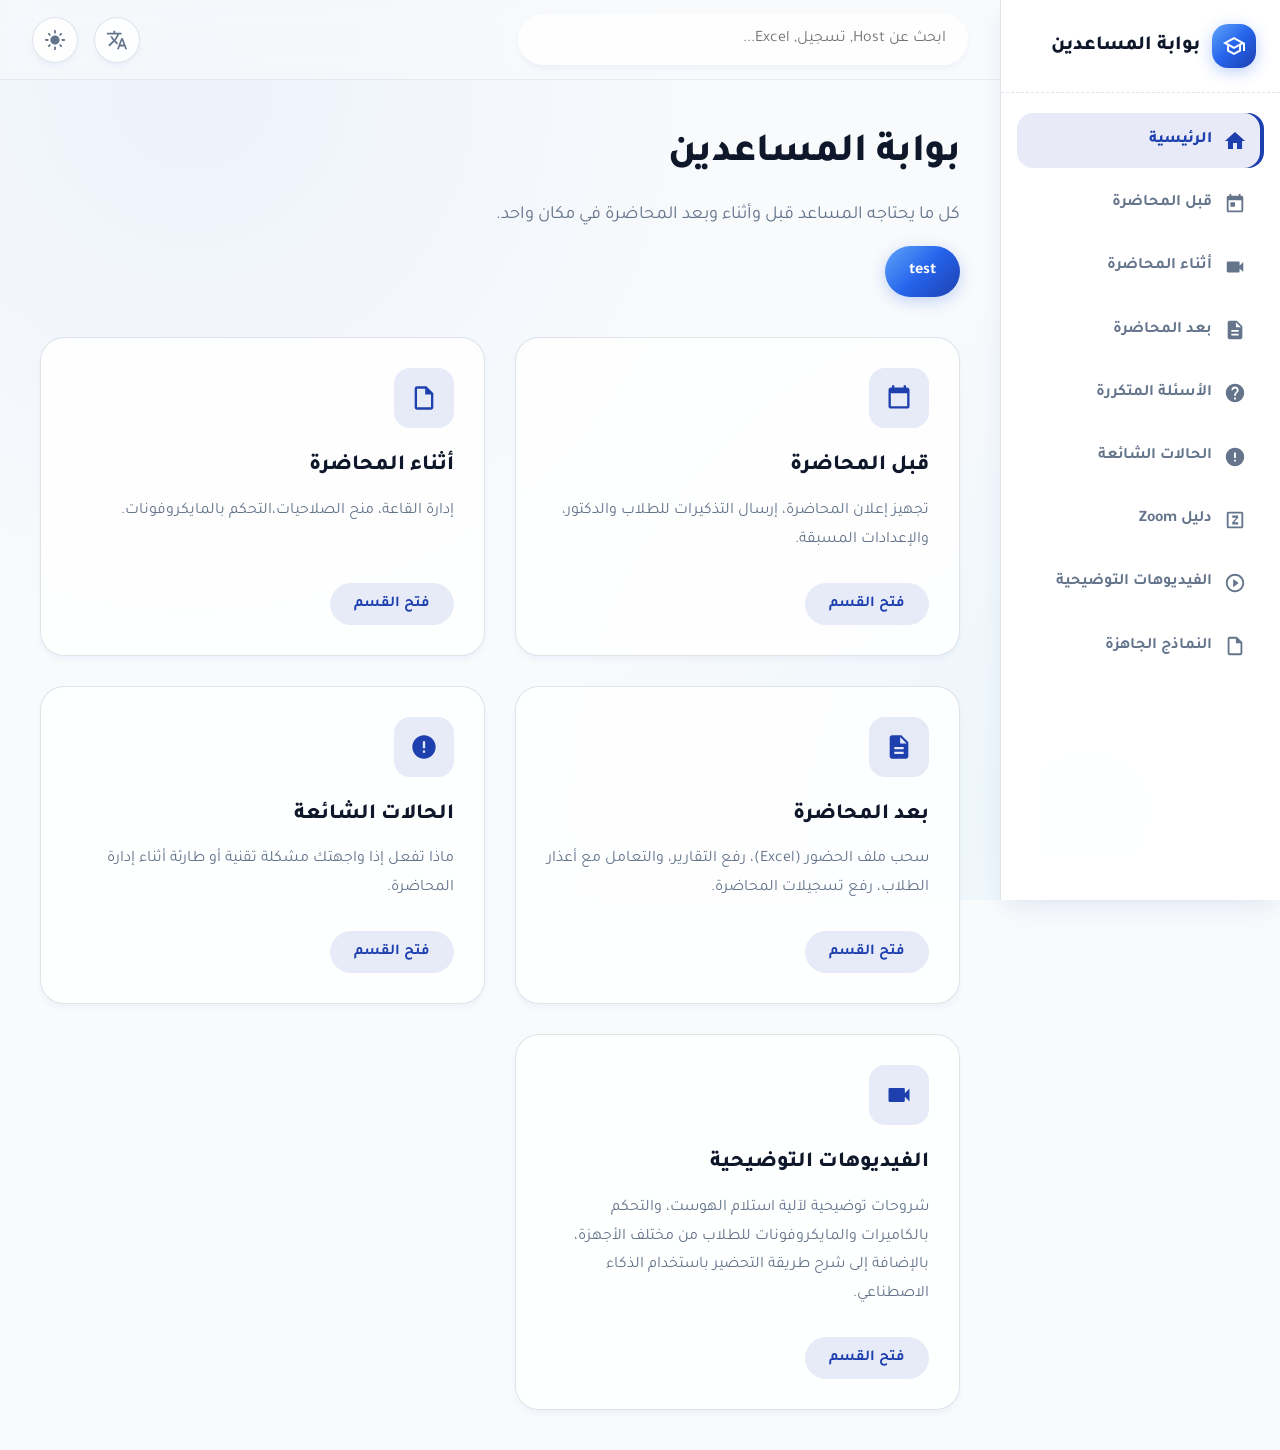
<file: ميم/index.html>
<!DOCTYPE html>
<html lang="ar" dir="rtl">
<head>
    <meta charset="UTF-8">
    <meta name="viewport" content="width=device-width, initial-scale=1.0">
    <title>بوابة المساعدين</title>
    <link rel="stylesheet" href="styles.css">
</head>
<body>

    <div class="app-container">
        
        <div class="overlay" id="dimOverlay"></div>

        <aside class="sidebar" id="sideNav">
            <div class="sidebar-header">
                <div class="sidebar-logo">
                    <svg viewBox="0 0 24 24"><path d="M12 3L1 9l4 2.18v6L12 21l7-3.82v-6l2-1.09V17h2V9L12 3zm6.82 6L12 12.72 5.18 9 12 5.28 18.82 9zM17 15.99l-5 2.73-5-2.73v-3.72l5 2.73 5-2.73v3.72z"/></svg>
                </div>
                <h2 data-i18n="portal_title">بوابة المساعدين</h2>
            </div>
            <ul class="sidebar-nav">
                <li class="nav-item active" data-target="home">
                    <svg viewBox="0 0 24 24"><path d="M10 20v-6h4v6h5v-8h3L12 3 2 12h3v8z"/></svg>
                    <span data-i18n="nav_home">الرئيسية</span>
                </li>
                <li class="nav-item" data-target="before-lecture">
                    <svg viewBox="0 0 24 24"><path d="M19 3h-1V1h-2v2H8V1H6v2H5c-1.1 0-1.99.9-1.99 2L3 19c0 1.1.89 2 2 2h14c1.1 0 2-.9 2-2V5c0-1.1-.9-2-2-2zm0 16H5V8h14v11zM7 10h5v5H7z"/></svg>
                    <span data-i18n="nav_before">قبل المحاضرة</span>
                </li>
                <li class="nav-item" data-target="during-lecture">
                    <svg viewBox="0 0 24 24"><path d="M17 10.5V7c0-.55-.45-1-1-1H4c-.55 0-1 .45-1 1v10c0 .55.45 1 1 1h12c.55 0 1-.45 1-1v-3.5l4 4v-11l-4 4z"/></svg>
                    <span data-i18n="nav_during">أثناء المحاضرة</span>
                </li>
                <li class="nav-item" data-target="after-lecture">
                    <svg viewBox="0 0 24 24"><path d="M14 2H6c-1.1 0-1.99.9-1.99 2L4 20c0 1.1.89 2 1.99 2H18c1.1 0 2-.9 2-2V8l-6-6zm2 16H8v-2h8v2zm0-4H8v-2h8v2zm-3-5V3.5L18.5 9H13z"/></svg>
                    <span data-i18n="nav_after">بعد المحاضرة</span>
                </li>
                <li class="nav-item" data-target="faq">
                    <svg viewBox="0 0 24 24"><path d="M12 2C6.48 2 2 6.48 2 12s4.48 10 10 10 10-4.48 10-10S17.52 2 12 2zm1 17h-2v-2h2v2zm2.07-7.75l-.9.92C13.45 12.9 13 13.5 13 15h-2v-.5c0-1.1.45-2.1 1.17-2.83l1.24-1.26c.37-.36.59-.86.59-1.41 0-1.1-.9-2-2-2s-2 .9-2 2H8c0-2.21 1.79-4 4-4s4 1.79 4 4c0 .88-.36 1.68-.93 2.25z"/></svg>
                    <span data-i18n="nav_faq">الأسئلة المتكررة</span>
                </li>
                <li class="nav-item" data-target="scenarios">
                    <svg viewBox="0 0 24 24"><path d="M12 2C6.48 2 2 6.48 2 12s4.48 10 10 10 10-4.48 10-10S17.52 2 12 2zm1 15h-2v-2h2v2zm0-4h-2V7h2v6z"/></svg>
                    <span data-i18n="nav_scenarios">الحالات الشائعة</span>
                </li>
                <li class="nav-item" data-target="zoom-guide">
                    <svg viewBox="0 0 24 24" fill="currentColor">
                        <path d="M19 3H5c-1.1 0-2 .9-2 2v14c0 1.1.9 2 2 2h14c1.1 0 2-.9 2-2V5c0-1.1-.9-2-2-2zm0 16H5V5h14v14z M9 7h6.5v2.5L11 14.5h4.5V17H9v-2.5L13.5 9.5H9V7z"/>
                    </svg>
                    <span data-i18n="nav_zoom">دليل Zoom</span>
                </li>
                <li class="nav-item" data-target="tutorial-videos">
                    <svg viewBox="0 0 24 24"><path d="M10 16.5l6-4.5-6-4.5v9zM12 2C6.48 2 2 6.48 2 12s4.48 10 10 10 10-4.48 10-10S17.52 2 12 2zm0 18c-4.41 0-8-3.59-8-8s3.59-8 8-8 8 3.59 8 8-3.59 8-8 8z"/></svg>
                    <span data-i18n="nav_videos">الفيديوهات التوضيحية</span>
                </li>
                <li class="nav-item" data-target="templates">
                    <svg viewBox="0 0 24 24"><path d="M14 2H6c-1.1 0-1.99.9-1.99 2L4 20c0 1.1.89 2 1.99 2H18c1.1 0 2-.9 2-2V8l-6-6zM6 20V4h7v5h5v11H6z"/></svg>
                    <span data-i18n="nav_templates">النماذج الجاهزة</span>
                </li>
            </ul>
        </aside>

        <main class="main-content">
            
            <header class="topbar">
                <button class="icon-btn menu-toggle" id="mobMenuBtn">
                    <svg viewBox="0 0 24 24"><path d="M3 18h18v-2H3v2zm0-5h18v-2H3v2zm0-7v2h18V6H3z"/></svg>
                </button>
                
                <div class="search-container">
                    <input type="text" class="search-input" id="searchField" data-i18n-placeholder="search_placeholder" placeholder="أبحث عن Host, تسجيل, Excel...">
                </div>

                <div class="topbar-actions">
                    <button class="icon-btn" id="btnLangSwitch" title="تغيير اللغة / Change Language">
                        <svg viewBox="0 0 24 24" fill="currentColor">
                            <path d="M12.87 15.07l-2.54-2.51.03-.03c1.74-1.94 2.98-4.17 3.71-6.53H17V4h-7V2H8v2H1v1.99h11.17C11.5 7.92 10.44 9.75 9 11.35 8.07 10.32 7.3 9.19 6.69 8h-2c.73 1.63 1.73 3.17 2.98 4.56l-5.09 5.02L4 19l5-5 3.11 3.11.76-2.04zM18.5 10h-2L12 22h2l1.12-3h4.75L21 22h2l-4.5-12zm-2.62 7l1.62-4.33L19.12 17h-3.24z"/>
                        </svg>
                    </button>

                    <button class="icon-btn" id="btnThemeSwitch" title="تبديل الوضع الليلي">
                        <svg class="sun-icon" viewBox="0 0 24 24"><path d="M12 7c-2.76 0-5 2.24-5 5s2.24 5 5 5 5-2.24 5-5-2.24-5-5-5zM2 13h2c.55 0 1-.45 1-1s-.45-1-1-1H2c-.55 0-1 .45-1 1s.45 1 1 1zm18 0h2c.55 0 1-.45 1-1s-.45-1-1-1h-2c-.55 0-1 .45-1 1s.45 1 1 1zM11 2v2c0 .55.45 1 1 1s1-.45 1-1V2c0-.55-.45-1-1-1s-1 .45-1 1zm0 18v2c0 .55.45 1 1 1s1-.45 1-1v-2c0-.55-.45-1-1-1s-1 .45-1 1zM5.99 4.58c-.39-.39-1.03-.39-1.41 0-.39.39-.39 1.03 0 1.41l1.06 1.06c.39.39 1.03.39 1.41 0 .39-.39.39-1.03 0-1.41L5.99 4.58zm12.37 12.37c-.39-.39-1.03-.39-1.41 0-.39.39-.39 1.03 0 1.41l1.06 1.06c.39.39 1.03.39 1.41 0 .39-.39.39-1.03 0-1.41l-1.06-1.06zm1.06-10.96c.39-.39.39-1.03 0-1.41-.39-.39-1.03-.39-1.41 0l-1.06 1.06c-.39.39-.39 1.03 0 1.41.39.39 1.03.39 1.41 0l1.06-1.06zM7.05 18.36c.39-.39.39-1.03 0-1.41-.39-.39-1.03-.39-1.41 0l-1.06 1.06c-.39.39-.39 1.03 0 1.41.39.39 1.03.39 1.41 0l1.06-1.06z"/></svg>
                    </button>
                </div>
            </header>

            <div class="pages-container">
                
                <div id="home" class="page-view active">
                    <div class="page-header">
                        <h1 data-i18n="home_title">بوابة المساعدين</h1>
                        <p data-i18n="home_desc">كل ما يحتاجه المساعد قبل وأثناء وبعد المحاضرة في مكان واحد.</p>
                        <ul data-i18n="home_quote" class="quote-text">"test"</ul>
                    </div>

                    <div class="cards-grid">
                        <div class="card">
                            <div class="card-icon"><svg viewBox="0 0 24 24"><path d="M19 3h-1V1h-2v2H8V1H6v2H5c-1.1 0-2 .9-2 2v14c0 1.1.9 2 2 2h14c1.1 0 2-.9 2-2V5c0-1.1-.9-2-2-2zm0 16H5V8h14v11z"/></svg></div>
                            <h3 class="card-title" data-i18n="nav_before">قبل المحاضرة</h3>
                            <p class="card-desc" data-i18n="card_before_desc">تجهيز إعلان المحاضرة، إرسال التذكيرات للطلاب والدكتور، والإعدادات المسبقة.</p>
                            <button class="card-btn" onclick="uiManager.goTo('before-lecture')" data-i18n="open_section">فتح القسم</button>
                        </div>
                        <div class="card">
                            <div class="card-icon"><svg viewBox="0 0 24 24"><path d="M14 2H6c-1.1 0-1.99.9-1.99 2L4 20c0 1.1.89 2 1.99 2H18c1.1 0 2-.9 2-2V8l-6-6zM6 20V4h7v5h5v11H6z"/></svg></div>
                            <h3 class="card-title" data-i18n="nav_during">أثناء المحاضرة</h3>
                            <p class="card-desc" data-i18n="card_during_desc">إدارة القاعة، منح الصلاحيات،التحكم بالمايكروفونات.</p>
                            <button class="card-btn" onclick="uiManager.goTo('during-lecture')" data-i18n="open_section">فتح القسم</button>
                        </div>
                        <div class="card">
                            <div class="card-icon"><svg viewBox="0 0 24 24"><path d="M14 2H6c-1.1 0-1.99.9-1.99 2L4 20c0 1.1.89 2 1.99 2H18c1.1 0 2-.9 2-2V8l-6-6zm2 16H8v-2h8v2zm0-4H8v-2h8v2zm-3-5V3.5L18.5 9H13z"/></svg></div>
                            <h3 class="card-title" data-i18n="nav_after">بعد المحاضرة</h3>
                            <p class="card-desc" data-i18n="card_after_desc">سحب ملف الحضور (Excel)، رفع التقارير، والتعامل مع أعذار الطلاب، رفع تسجيلات المحاضرة.</p>
                            <button class="card-btn" onclick="uiManager.goTo('after-lecture')" data-i18n="open_section">فتح القسم</button>
                        </div>
                        <div class="card">
                            <div class="card-icon"><svg viewBox="0 0 24 24"><path d="M12 2C6.48 2 2 6.48 2 12s4.48 10 10 10 10-4.48 10-10S17.52 2 12 2zm1 15h-2v-2h2v2zm0-4h-2V7h2v6z"/></svg></div>
                            <h3 class="card-title" data-i18n="nav_scenarios">الحالات الشائعة</h3>
                            <p class="card-desc" data-i18n="card_scenarios_desc">ماذا تفعل إذا واجهتك مشكلة تقنية أو طارئة أثناء إدارة المحاضرة.</p>
                            <button class="card-btn" onclick="uiManager.goTo('scenarios')" data-i18n="open_section">فتح القسم</button>
                        </div>
                        <div class="card">
                            <div class="card-icon"><svg viewBox="0 0 24 24"><path d="M17 10.5V7c0-.55-.45-1-1-1H4c-.55 0-1 .45-1 1v10c0 .55.45 1 1 1h12c.55 0 1-.45 1-1v-3.5l4 4v-11l-4 4z"/></svg></div>
                            <h3 class="card-title" data-i18n="nav_videos">فيديوهات توضيحية</h3>
                            <p class="card-desc" data-i18n="card_videos_desc">شروحات توضيحية لآلية استلام الهوست، والتحكم بالكاميرات والمايكروفونات للطلاب من مختلف الأجهزة، بالإضافة إلى شرح طريقة التحضير باستخدام الذكاء الاصطناعي.</p>
                            <button class="card-btn" onclick="uiManager.goTo('tutorial-videos')" data-i18n="open_section">فتح القسم</button>
                        </div>
                    </div>
                </div>

                <div id="before-lecture" class="page-view">
                    <div class="page-header">
                        <h1 data-i18n="before_page_title">قبل المحاضرة 📅</h1>
                        <p data-i18n="before_page_desc">قائمة المهام التي يجب إنجازها قبل بدء المحاضرة.</p>
                    </div>
                    <div class="cards-grid searchable-container">
                        <div class="card searchable">
                            <h3 class="card-title" data-i18n="reminders_title">إرسال التذكيرات</h3>
                            <ul class="custom-list">
                                <li data-i18n="reminders_l1">رسالة الإعلان: قبل المحاضرة بـ 24 ساعة.</li>
                                <li data-i18n="reminders_l2">ملصق التذكير الأول: صباح يوم المحاضرة.</li>
                                <li data-i18n="reminders_l3">ملصق التذكير الثاني: قبل المحاضرة بـ ساعة واحدة.</li>
                                <li data-i18n="reminders_l4">ملصق التذكير الثالث: قبل المحاضرة بـ نصف ساعة.</li>
                                <li data-i18n="reminders_l5">ملصق التذكير الرابع: عند بدء وقت المحاضرة.</li>
                            </ul>
                            <div class="note-box" data-i18n="reminders_note">
                                تأكد من إرسال التذكير على مجموعة الواتساب الرسمية للطلاب والبوابة الإلكتروني الخاصة بالجامعة.
                            </div>
                        </div>
                        <div class="card searchable">
                            <h3 class="card-title" data-i18n="zoom_link_title">رابط Zoom</h3>
                            <p class="card-desc" data-i18n="zoom_desc1">هل يجب إنشاء رابط Zoom جديد؟</p>
                            <p class="custom-list-text" data-i18n="zoom_desc2">لا، استخدم الرابط الثابت المخصص للمادة والذي تم تزويدك به من قبل الإدارة.</p>
                            <div class="alert-box" data-i18n="zoom_alert">
                                ممنوع مشاركة الرابط مع أي شخص خارج الدفعة.
                            </div>
                        </div>
                        <div class="card searchable">
                            <h3 class="card-title" data-i18n="talk_title">التحدث وعرض المادة</h3>
                            <p class="card-desc" data-i18n="talk_desc1">هل يطلب من المساعد التحدث؟</p>
                            <p class="custom-list-text" data-i18n="talk_desc2">دورك الأساسي هو الإدارة التقنية، التحدث يكون فقط للترحيب بالدكتور أو تنبيه الطلاب لأمر تقني.</p>
                            <div class="note-box" data-i18n="talk_note">
                                المادة العلمية (Presentation) يعرضها الدكتور من جهازه، إلا إذا طلب منك الدكتور مسبقاً عرضها نيابة عنه.
                            </div>
                        </div>
                        <div class="card searchable">
                            <h3 class="card-title" data-i18n="prep_title">التجهيز الشخصي</h3>
                            <ul class="custom-list">
                                <li data-i18n="prep_l1">التواجد في القاعة قبل خمس دقائق من الوقت الرسمي.</li>
                                <li data-i18n="prep_l2">التأكد من استقرار شبكة الإنترنت لديك.</li>
                            </ul>
                        </div>
                    </div>
                </div>

                <div id="during-lecture" class="page-view">
                    <div class="page-header">
                        <h1 data-i18n="during_page_title">أثناء المحاضرة 🎥</h1>
                        <p data-i18n="during_page_desc">الخطوات التنفيذية لضمان سير المحاضرة بسلاسة واحترافية.</p>
                    </div>
                    <div class="cards-grid searchable-container">
                        <div class="card searchable">
                            <div class="card-icon"><svg viewBox="0 0 24 24"><path d="M12 12c2.21 0 4-1.79 4-4s-1.79-4-4-4-4 1.79-4 4 1.79 4 4 4zm0 2c-2.67 0-8 1.34-8 4v2h16v-2c0-2.66-5.33-4-8-4z"/></svg></div>
                            <h3 class="card-title" data-i18n="host_auth_title">استلام ومنح الصلاحيات</h3>
                            <ul class="custom-list">
                                <li data-i18n="host_l1">تأكد أنك تمتلك صلاحية <strong>Host</strong> بمجرد دخولك القاعة.</li>
                                <li data-i18n="host_l2">عند دخول الدكتور، قم بالبحث عن اسمه فوراً وامنحه صلاحية <strong>Co-Host</strong>.</li>
                            </ul>
                        </div>
                        <div class="card searchable">
                            <div class="card-icon"><svg viewBox="0 0 24 24"><path d="M17 10.5V7c0-.55-.45-1-1-1H4c-.55 0-1 .45-1 1v10c0 .55.45 1 1 1h12c.55 0 1-.45 1-1v-3.5l4 4v-11l-4 4z"/></svg></div>
                            <h3 class="card-title" data-i18n="mic_cam_title">إغلاق الكاميرات والمايك</h3>
                            <ul class="custom-list">
                                <li data-i18n="mic_l1">اضغط على <strong>Host tools</strong> وتأكد من إزالة علامة الصح عن خيار <strong>"Unmute + Start video"</strong>.</li>
                                <li data-i18n="mic_l2">أغلق كاميرا أي طالب يفتحها بالخطأ فوراً من قائمة المشاركين.</li>
                            </ul>
                        </div>
                        <div class="card searchable">
                            <div class="card-icon"><svg viewBox="0 0 24 24"><path d="M12 2C6.48 2 2 6.48 2 12s4.48 10 10 10 10-4.48 10-10S17.52 2 12 2zm-2 14.5v-9l6 4.5-6 4.5z"/></svg></div>
                            <h3 class="card-title" data-i18n="record_title">التحكم بالتسجيل</h3>
                            <ul class="custom-list">
                                <li data-i18n="record_l1">تنبيه: رابط المحاضرة مُفعّل تلقائيًا لبدء التسجيل مع بداية وقت المحاضرة، لذا يُرجى عدم إيقاف التسجيل أو إيقافه يدويًا أثناء المحاضرة.</li>
                            </ul>
                            <div class="alert-box" data-i18n="record_alert">تأكد دائماً من ظهور أيقونة التسجيل الحمراء أعلى الشاشة.</div>
                        </div>
                        <div class="card searchable">
                            <div class="card-icon"><svg viewBox="0 0 24 24"><path d="M11.99 2C6.47 2 2 6.48 2 12s4.47 10 9.99 10C17.52 22 22 17.52 22 12S17.52 2 11.99 2zM12 20c-4.42 0-8-3.58-8-8s3.58-8 8-8 8 3.58 8 8-3.58 8-8 8zm.5-13H11v6l5.25 3.15.75-1.23-4.5-2.67z"/></svg></div>
                            <h3 class="card-title" data-i18n="end_5min_title">قبل نهاية المحاضرة بـ 5 دقائق</h3>
                            <p class="card-desc" data-i18n="end_desc">تأكد من أن صلاحية الهوست لا تزال معك.</p>
                            <div class="note-box" data-i18n="end_note">اكتب في الشات: "تذكير: تبقى 5 دقائق على نهاية الوقت، وأن الغرفة ستغلق تلقائيًا عند الدقيقة (59) من قبل وحدة الغرف الصوتية".</div>
                        </div>
                    </div>
                </div>

                <div id="after-lecture" class="page-view">
                    <div class="page-header">
                        <h1 data-i18n="after_page_title">بعد المحاضرة 📄</h1>
                        <p data-i18n="after_page_desc">الإجراءات الإدارية وتوثيق البيانات.</p>
                    </div>
                    <div class="cards-grid searchable-container">
                        <div class="card searchable">
                            <h3 class="card-title" data-i18n="excel_title">استخراج ملف الحضور (Excel)</h3>
                            <li data-i18n="excel_note_title"><strong>ملاحظات:</strong></li>
                            <ul><li data-i18n="excel_note_1">·توجد قناة في تيليجرام تُرفع فيها ملفات الحضور بصيغة Excel</li></ul>
                            <p class="card-desc" data-i18n="excel_desc">يتم الاعتماد على ملف الحضور في تعبئة التقرير</p>
                            <a href="https://t.me/+c8zBc__w1xg5NDM0" target="_blank" class="card-btn" data-i18n="excel_btn">الإنضمام لقناة التيلقرام</a>
                        </div>
                        <div class="card searchable">
                            <h3 class="card-title" data-i18n="reports_title">رفع التقارير</h3>
                            <p class="card-desc" data-i18n="reports_desc">قم بتعبئة نموذج التقرير الخاص بالمقرر، وارفق ملف الغياب والحضور.</p>
                            <div class="alert-box" data-i18n="reports_alert">يجب رفع التقرير خلال 24 ساعة كحد أقصى من انتهاء المحاضرة للأمين.</div>
                        </div>
                        <div class="card searchable">
                            <h3 class="card-title" data-i18n="upload_records_title">رفع التسجيلات</h3>
                            <p class="card-desc" data-i18n="upload_desc1">في وصف مجموعة المقرر ستجد روابط التسجيلات المرئية والصوتية الخاصة بالقسم.</p>
                            <p class="card-desc" data-i18n="upload_desc2">انسخ رابط التسجيل المطلوب، ثم أرفقه في نموذج التسجيلات، وأرفقه في مجموعة المقرر .</p>
                            <div class="alert-box">
                                <li data-i18n="upload_alert1"> يظهر كود المقرر في بداية عنوان التسجيل، والرقم الموجود في البداية يمثل رقم المحاضرة.</li>
                                <li data-i18n="upload_alert2"> في حال عدم العثور على رابط التسجيل، أبلغ أمين القسم ليتم رفع طلب التسجيل ضمن قائمة النواقص.</li>
                             </div>
                        </div>
                        <div class="card searchable">
                            <h3 class="card-title" data-i18n="excuses_title">إدارة الأعذار</h3>
                            <p class="card-desc" data-i18n="excuses_desc">أي طالب يقدم عذراً أثناء المحاضرة (مشكلة تقنية، انقطاع كهرباء)، قم بتسجيله في قسم "الملاحظات" داخل التقرير ليتم مراجعته.</p>
                        </div>
                    </div>
                </div>

                <div id="faq" class="page-view">
                    <div class="page-header">
                        <h1 data-i18n="faq_page_title">الأسئلة المتكررة ❓</h1>
                        <p data-i18n="faq_page_desc">إجابات سريعة للأسئلة الأكثر شيوعاً بين المساعدين.</p>
                    </div>
                    
                    <div class="accordion searchable-container">
                        <div class="accordion-item searchable">
                            <button class="accordion-header">
                                <span data-i18n="faq_q1">هل يمكنني مغادرة الاجتماع قبل الدكتور؟</span>
                                <svg viewBox="0 0 24 24"><path d="M7.41 8.59L12 13.17l4.59-4.58L18 10l-6 6-6-6 1.41-1.41z"/></svg>
                            </button>
                            <div class="accordion-content">
                                <div class="accordion-content-inner" data-i18n="faq_a1">
                                    يُمنع تماماً مغادرة الاجتماع قبل خروج الدكتور وإغلاق القاعة للجميع (End Meeting for All). المساعد هو أول من يدخل وآخر من يخرج.
                                </div>
                            </div>
                        </div>
                        <div class="accordion-item searchable">
                            <button class="accordion-header">
                                <span data-i18n="faq_q2">ماذا أفعل إذا انقطع الإنترنت لدي وأنا Host؟</span>
                                <svg viewBox="0 0 24 24"><path d="M7.41 8.59L12 13.17l4.59-4.58L18 10l-6 6-6-6 1.41-1.41z"/></svg>
                            </button>
                            <div class="accordion-content">
                                <div class="accordion-content-inner" data-i18n="faq_a2">
                                    نظام Zoom سيقوم بنقل صلاحية الـ Host تلقائياً للدكتور (لأنه Co-Host). حاول العودة سريعاً للقاعة واطلب من الغرف الصوتية إرجاع الصلاحية لك عبر المجموعة المخصصة للمشكلات.
                                </div>
                            </div>
                        </div>
                        <div class="accordion-item searchable">
                            <button class="accordion-header">
                                <span data-i18n="faq_q3">كيف أتعامل مع طالب يكتب تعليقات غير لائقة؟</span>
                                <svg viewBox="0 0 24 24"><path d="M7.41 8.59L12 13.17l4.59-4.58L18 10l-6 6-6-6 1.41-1.41z"/></svg>
                            </button>
                            <div class="accordion-content">
                                <div class="accordion-content-inner" data-i18n="faq_a3">
                                    قم بإزالة الطالب من القاعة فوراً (Remove) من قائمة المشاركين، والتقط صورة شاشة (Screenshot) للمحادثة، وارفقها في التقرير مع اسم الطالب للإدارة.
                                </div>
                            </div>
                        </div>
                    </div>
                </div>

                <div id="scenarios" class="page-view">
                    <div class="page-header">
                        <h1 data-i18n="scenarios_page_title">ماذا أفعل إذا... 📌</h1>
                        <p data-i18n="scenarios_page_desc">دليل الاستجابة السريعة للمواقف الطارئة.</p>
                    </div>
                    <div class="cards-grid searchable-container">
                        <div class="card searchable">
                            <h3 class="card-title" data-i18n="scen_t1">طالب فتح الكاميرا بالخطأ</h3>
                            <p class="card-desc" data-i18n="scen_d1">اذهب لقائمة Participants، ابحث عن رمز الكاميرا المفعلة واضغط "Stop Video".</p>
                        </div>
                        <div class="card searchable">
                            <h3 class="card-title" data-i18n="scen_t2">الدكتور لم يدخل الاجتماع</h3>
                            <p class="card-desc" data-i18n="scen_d2">انتظر 10 دقائق، أرسل رسالة تذكير لطيفة للدكتور على الواتساب. إذا لم يرد بعد 20 دقيقة، بلغ الإدارة واطلب من الطلاب الانتظار.</p>
                        </div>
                        <div class="card searchable">
                            <h3 class="card-title" data-i18n="scen_t3">مشكلة في مشاركة العرض</h3>
                            <p class="card-desc" data-i18n="scen_d3">تأكد أنك منحت الدكتور صلاحية Co-Host أو تأكد من إعدادات المشاركة: Security > Allow Participants to Share Screen.</p>
                        </div>
                        <div class="card searchable">
                            <h3 class="card-title" data-i18n="scen_t4">مشكلة في المايك (صدى صوت)</h3>
                            <p class="card-desc" data-i18n="scen_d4">يحدث ذلك غالباً لوجود أكثر من جهاز مفتوح في نفس المكان، اطلب من الجميع الميوت (Mute All) باستثناء الدكتور.</p>
                        </div>
                        <div class="card searchable">
                            <h3 class="card-title" data-i18n="scen_t5">لم يظهر ملف Excel لتقرير الحضور</h3>
                            <p class="card-desc" data-i18n="scen_d5">بلغ أمين القسم، ثم يقوم برفع طلب الملف ضمن النواقص في المجموعة المخصصة لذلك من قِبل وحدة الغرف الصوتية.</p>
                        </div>
                    </div>
                </div>

                <div id="zoom-guide" class="page-view">
                    <div class="page-header">
                        <h1 data-i18n="zoom_page_title">دليل أزرار Zoom 📚</h1>
                        <p data-i18n="zoom_page_desc">شرح مختصر لوظائف الواجهة.</p>
                    </div>
                    
                    <div class="cards-grid searchable-container">
                        <div class="card searchable">
                            <div class="zoom-key alert-text">
                              <svg viewBox="0 0 24 24"><path d="M12 2C6.48 2 2 6.48 2 12s4.48 10 10 10 10-4.48 10-10S17.52 2 12 2zm1 15h-2v-2h2v2zm0-4h-2V7h2v6z"/></svg>
                              <span><strong>Host</strong></span>
                        </div>
                        <p class="card-desc" data-i18n="z_host_desc">لاستلام صلاحية <strong>الهوست</strong> أدخل الرمز الموحد: <strong>147369</strong>.</p>
                        <div class="note-box" data-i18n="z_host_note">الفرق بين Host وCo-Host:<br><ul><strong>Host:</strong> يمتلك كامل صلاحيات إدارة الاجتماع، مثل التحكم بالمايكات والكاميرات، إدارة الشات، التسجيل، وإنهاء الاجتماع.</ul><br><ul><strong>Co-Host:</strong> يساعد في إدارة الاجتماع، ويملك معظم صلاحيات الهوست، لكنه لا يستطيع تغيير إعدادات الاجتماع الأساسية أو إنهاءه بالكامل.</ul></div>
                        </div>
                    
                        <div class="card searchable">
                            <div class="zoom-key">
                                <svg viewBox="0 0 24 24"><path d="M12 14c1.66 0 2.99-1.34 2.99-3L15 5c0-1.66-1.34-3-3-3S9 3.34 9 5v6c0 1.66 1.34 3 3 3zm5.3-3c0 3-2.54 5.1-5.3 5.1S6.7 14 6.7 11H5c0 3.41 2.72 6.23 6 6.72V21h2v-3.28c3.28-.48 6-3.3 6-6.72h-1.7z"/></svg>
                                <span>Mute / Unmute</span>
                            </div>
                            <p class="card-desc" data-i18n="z_mute_desc">لفتح وإغلاق المايكروفون الخاص بك. استخدم السهم بجانبه لتغيير إعدادات السماعات والمايك.</p>
                        </div>

                        <div class="card searchable">
                            <div class="zoom-key">
                                <svg viewBox="0 0 24 24"><path d="M16 11c1.66 0 2.99-1.34 2.99-3S17.66 5 16 5c-1.66 0-3 1.34-3 3s1.34 3 3 3zm-8 0c1.66 0 2.99-1.34 2.99-3S9.66 5 8 5C6.34 5 5 6.34 5 8s1.34 3 3 3zm0 2c-2.33 0-7 1.17-7 3.5V19h14v-2.5c0-2.33-4.67-3.5-7-3.5zm8 0c-.29 0-.62.02-.97.05 1.16.84 1.97 1.97 1.97 3.45V19h6v-2.5c0-2.33-4.67-3.5-7-3.5z"/></svg>
                                <span>Participants</span>
                            </div>
                            <p class="card-desc" data-i18n="z_part_desc">لفتح قائمة المشاركين. من هنا يمكنك استخدام أزرار <strong>Mute All</strong> والبحث عن أسماء الطلاب والدكتور.</p>
                        </div>

                        <div class="card searchable">
                            <div class="zoom-key">
                                <svg viewBox="0 0 24 24"><path d="M12 14c1.66 0 2.99-1.34 2.99-3L15 5c0-1.66-1.34-3-3-3S9 3.34 9 5v6c0 1.66 1.34 3 3 3zm5.3-3c0 3-2.54 5.1-5.3 5.1S6.7 14 6.7 11H5c0 3.41 2.72 6.23 6 6.72V21h2v-3.28c3.28-.48 6-3.3 6-6.72h-1.7z"/></svg>
                                <span>Start Share</span>
                            </div>
                            <p class="card-desc" data-i18n="z_share_desc">لبدء مشاركة الشاشة <br> <strong>Screen sharing</strong> لمشاركة الشاشة بالكامل </p>
                        </div>

                        <div class="card searchable">
                            <div class="zoom-key alert-text">
                                <svg viewBox="0 0 24 24"><path d="M12 2C6.47 2 2 6.47 2 12s4.47 10 10 10 10-4.47 10-10S17.53 2 12 2zm5 13.59L15.59 17 12 13.41 8.41 17 7 15.59 10.59 12 7 8.41 8.41 7 12 10.59 15.59 7 17 8.41 13.41 12 17 15.59z"/></svg>
                                <span>End Meeting</span>
                            </div>
                            <p class="card-desc" data-i18n="z_end_desc">الزر الأحمر الزاوية لإنهاء القاعة. اختر دائماً <strong>End Meeting for All</strong> لإخراج الجميع وإغلاق القاعة رسمياً.</p>
                        </div>
                    </div>
                </div>

                <div id="tutorial-videos" class="page-view">
                    <div class="page-header">
                        <h1 data-i18n="videos_page_title">الفيديوهات التوضيحية 🎥</h1>
                        <p data-i18n="videos_page_desc">شروحات مرئية لحل المشاكل التقنية مقسمة حسب نوع الجهاز.</p>
                    </div>
                    
                <div class="accordion searchable-container">
   
    <div class="accordion-item searchable">
        <button class="accordion-header">
            <span data-i18n="vid_acc1">شروحات أجهزة Apple</span>
            <svg viewBox="0 0 24 24"><path d="M7.41 8.59L12 13.17l4.59-4.58L18 10l-6 6-6-6 1.41-1.41z"/></svg>
        </button>
        <div class="accordion-content">
            <div class="accordion-content-inner">
                <div class="card" style="margin-top: 15px;">
                    <h3 class="card-title" data-i18n="vid_c1_t1">طريقة أخذ الـHost وإغلاق المايك والكاميرا للطلاب</h3>
                    <p class="card-desc" data-i18n="vid_c1_d1">شرح خطوة بخطوة لكيفية الانضمام في الآيفون.</p>
                    <button class="card-btn open-video-modal" data-video="video/ايفون.mp4" data-i18n="vid_btn">شاهد الفيديو</button>
                    
                    <p class="card-desc" data-i18n="vid_c1_d2" style="margin-top: 15px;">شرح خطوة بخطوة لكيفية الانضمام في الآيباد.</p>
                    <button class="card-btn open-video-modal" data-video="video/ايباد.mp4" data-i18n="vid_btn">شاهد الفيديو</button>
                </div>
            </div>
        </div>
    </div>

    <div class="accordion-item searchable">
        <button class="accordion-header">
            <span data-i18n="vid_acc2">شروحات أجهزة Android</span>
            <svg viewBox="0 0 24 24"><path d="M7.41 8.59L12 13.17l4.59-4.58L18 10l-6 6-6-6 1.41-1.41z"/></svg>
        </button>
        <div class="accordion-content">
            <div class="accordion-content-inner">
                <div class="card" style="margin-top: 15px;">
                    <h3 class="card-title" data-i18n="vid_c2_t1">طريقة أخذ الـHost وإغلاق المايك والكاميرا للطلاب</h3>
                    <p class="card-desc" data-i18n="vid_c2_d1">شرح خطوة بخطوة لكيفية الانضمام في الجوال.</p>
                    <button class="card-btn open-video-modal" data-video="video/جوال.mp4" data-i18n="vid_btn">شاهد الفيديو</button>
                    
                    <p class="card-desc" data-i18n="vid_c2_d2" style="margin-top: 15px;">شرح خطوة بخطوة لكيفية الانضمام في التابلت.</p>
                    <button class="card-btn open-video-modal" data-video="video/تابلت.mp4" data-i18n="vid_btn">شاهد الفيديو</button>
                </div>
            </div>
        </div>
    </div>

    <div class="accordion-item searchable">
        <button class="accordion-header">
            <span data-i18n="vid_acc3">شروحات اللابتوب (Windows)</span>
            <svg viewBox="0 0 24 24"><path d="M7.41 8.59L12 13.17l4.59-4.58L18 10l-6 6-6-6 1.41-1.41z"/></svg>
        </button>
        <div class="accordion-content">
            <div class="accordion-content-inner">
                <div class="card" style="margin-top: 15px;">
                    <h3 class="card-title" data-i18n="vid_c3_t1">طريقة أخذ الـHost وإغلاق المايك والكاميرا للطلاب</h3>
                    <p class="card-desc" data-i18n="vid_c3_d1">شرح خطوة بخطوة لكيفية الانضمام من جهاز الكمبيوتر.</p>
                    <button class="card-btn open-video-modal" data-video="video/لابتوب.mp4" data-i18n="vid_btn">شاهد الفيديو</button>
                </div>
            </div>
        </div>
    </div>

    <div class="accordion-item searchable">
        <button class="accordion-header">
            <span data-i18n="vid_acc4">شرح لطريقة التحضير بإستخدام الذكاء الاصطناعي</span>
            <svg viewBox="0 0 24 24"><path d="M7.41 8.59L12 13.17l4.59-4.58L18 10l-6 6-6-6 1.41-1.41z"/></svg>
        </button>
        <div class="accordion-content">
            <div class="accordion-content-inner">
                <div class="card" style="margin-top: 15px;">
                    <p class="card-desc" data-i18n="vid_c4_d1"><strong>ملف الكود المستخدم في الشرح</strong></p>
                    <a href="https://drive.google.com/uc?export=download&id=1Ry-OUg_gLHtKJjv931es1dcL2YW9od3x" class="card-btn" download data-i18n="vid_btn_down"> تنزيل الملف</a>
                    
                    <p class="card-desc" data-i18n="vid_c4_d2" style="margin-top: 15px;"><strong>شرح توضيحي خطوة بخطوة لكيفية التحضير</strong></p>
                    <button class="card-btn open-video-modal" data-video="video/شرح التحضير.mp4" data-i18n="vid_btn">شاهد الفيديو</button>
                </div>
            </div>
        </div>
    </div>
</div>
</div>

                <div id="templates" class="page-view">
                    <div class="page-header">
                        <h1 data-i18n="templates_page_title">النماذج الجاهزة 📝</h1>
                        <p data-i18n="templates_page_desc">انسخ النماذج بضغطة زر.</p>
                    </div>
                    
                    <div class="cards-grid searchable-container">
                        
                        <div class="card searchable">
                            <h3 class="card-title" data-i18n="tpl_t1">إعلان المحاضرة</h3>
                            <div id="msgBlock1" class="template-box" data-i18n="tpl_b1">* *`📢 إعـــــــــلان` 📢*

*🔸 محاضرات يوم:*

*🔹 القسم* : 
*🔸 المرحلة* : 
*🔹 المادة* : 
*🔸 `كود المادة:`*
*🔸الدكتور* : 
*🔹الوقت* : 
*🔸 القاعة* : 
*🔹 مدة المحاضرة* :  

*الرابط* 🔗


🔒 : Meeting ID : 
Passcode :
</div>
                            <button class="card-btn" onclick="copyBoxData(this, 'msgBlock1')">
                                <svg viewBox="0 0 24 24" style="width: 18px; height: 18px; fill: currentColor; margin-left: 5px;"><path d="M16 1H4c-1.1 0-2 .9-2 2v14h2V3h12V1zm3 4H8c-1.1 0-2 .9-2 2v14c0 1.1.9 2 2 2h11c1.1 0 2-.9 2-2V7c0-1.1-.9-2-2-2zm0 16H8V7h11v14z"/></svg>
                                <span data-i18n="copy_text">نسخ النص</span>
                            </button>
                        </div>

                        <div class="card searchable">
                            <h3 class="card-title" data-i18n="tpl_t2">تقرير المحاضرة المعتاد</h3>
                            <div id="msgBlock2" class="template-box" data-i18n="tpl_b2">*📄تقرير محاضرة :* 
*♦️المرحلة:*
*♦️القسم:*
*♦️أمين القسم :*
*♦️اسم المادة :*
*♦️كود المادة :*
*♦️مساعد المادة :*
___________
*▫️اليوم:* 
*▫️التاريخ :*
*▫️الدكتور :*
*▫️رقم المحاضرة:*
*▫️موعد المحاضرة:*
*▪️القاعة:*
___________
▪️ *حالة المحاضره (هل تمت أو لا):*
▫️ *حضر الدكتور في(وقته، تأخر):*
▪️ *النت (ضعيف،ممتاز،جيد):*
▫️ *عرض المادة (تم،لا):*

*ملاحظات:*

 ___________
*ملاحظات الغياب:*
 *▫️ العدد الكلي :*
*▪️عدد الحضور :*
 *▪️عدد الغياب  :*
⏲️ *تصنيف الغياب*⏲
1️⃣ *الغياب بدون عذر* : 


2️⃣ *الغائب بعذر* : 


3️⃣ *الحاضرين أقل من الوقت* : 


*والله ولي التوفيق* </div>
                            <button class="card-btn" onclick="copyBoxData(this, 'msgBlock2')">
                                <svg viewBox="0 0 24 24" style="width: 18px; height: 18px; fill: currentColor; margin-left: 5px;"><path d="M16 1H4c-1.1 0-2 .9-2 2v14h2V3h12V1zm3 4H8c-1.1 0-2 .9-2 2v14c0 1.1.9 2 2 2h11c1.1 0 2-.9 2-2V7c0-1.1-.9-2-2-2zm0 16H8V7h11v14z"/></svg>
                                <span data-i18n="copy_text">نسخ النص</span>
                            </button>
                        </div>

                        <div class="card searchable">
                              <h3 class="card-title" data-i18n="tpl_t3">تقرير الغياب</h3>
                   <div id="msgBlock3" class="template-box" data-i18n="tpl_b3">*📄 تقرير غياب :* 
*🔹القسم :*
*🔹أمينة القسم:* 
*🔹نائبة الأمينة القسم:*
*🔹المادة:* 
*🔹مساعد المادة:*
➖➖➖➖➖➖➖➖
*▫️اليوم :* 
*▫️التاريخ:* 
*▫️رقم المحاضرة :*
➖➖➖➖➖➖➖➖
*♦️اسماء الغائبين بغير عذر :*

*♦️ الحاضرين أقل من الوقت المحسوب :*

➖➖➖➖➖➖➖➖➖➖➖➖
*❗ لكل غياب خصم [ 2 ]  درجات*
*❗الغياب 3 محاضرات يُدرج  في قائمة الإنذار*
*❗الغياب 4 محاضرات يؤدي إلى الحرمان*
\`⚠️ نؤكد على الالتزام التام بالحضور وتحمّل المسؤولية الأكاديمية\`
📩 في حال وجود عذر:
يُقدم إلى أمينة القسم
@</div>
                  <button class="card-btn" onclick="copyBoxData(this, 'msgBlock3')">
                      <svg viewBox="0 0 24 24" style="width: 18px; height: 18px; fill: currentColor; margin-left: 5px;"><path d="M16 1H4c-1.1 0-2 .9-2 2v14h2V3h12V1zm3 4H8c-1.1 0-2 .9-2 2v14c0 1.1.9 2 2 2h11c1.1 0 2-.9 2-2V7c0-1.1-.9-2-2-2zm0 16H8V7h11v14z"/></svg>
                      <span data-i18n="copy_text">نسخ النص</span>
                      </button>
                    </div>


                    </div>
                </div>

                <div id="search-results-view" class="page-view">
                    <div class="page-header">
                        <h1 data-i18n="search_page_title">نتائج البحث 🔍</h1>
                        <p id="searchStatusInfo" data-i18n="search_status_initial">يتم عرض النتائج...</p>
                    </div>
                    <div id="resultsGridArea" class="cards-grid">
                        </div>
                </div>

            </div>
        </main>
    </div>

    <div id="videoModal" class="custom-video-modal">
        <div class="modal-content-box">
            <span class="close-modal-btn">&times;</span>
            <video id="modalVideoPlayer" controls muted playsinline>
                <source src="" type="video/mp4">
                <span data-i18n="video_not_supported">متصفحك لا يدعم تشغيل الفيديوهات.</span>
            </video>
        </div>
    </div>

    <button class="back-to-top" id="btnScrollUp" title="العودة للأعلى">
        <svg viewBox="0 0 24 24" width="24" height="24" fill="currentColor"><path d="M4 12l1.41 1.41L11 7.83V20h2V7.83l5.58 5.59L20 12l-8-8-8 8z"/></svg>
    </button>

    <script src="script.js"></script>
</body>
</html>
</file>
<file: ميم/styles.css>
@import url('https://fonts.googleapis.com/css2?family=Tajawal:wght@300;400;500;700;800&display=swap');

:root {
    /* ألوان هادئة ورسمية للمظهر الفاتح */
    --bg-body: #f8fafc; 
    --bg-surface: rgba(255, 255, 255, 0.85); /* شفافية زجاجية */
    --bg-sidebar: rgba(255, 255, 255, 0.95);
    --bg-hover: rgba(30, 64, 175, 0.06);
    --text-main: #0f172a;
    --text-muted: #64748b;
    
    /* اللون الرئيسي الجديد (أزرق أكاديمي / كحلي) */
    --primary-color: #1e40af;
    --primary-hover: #2563eb;
    --primary-light: rgba(30, 64, 175, 0.1);
    
    /* تدرج لوني أزرق متناسق ورسمي */
    --accent-gradient: linear-gradient(135deg, #60a5fa 0%, #2563eb 50%, #1e40af 100%);
    
    --border-color: rgba(148, 163, 184, 0.3);
    
    /* ظلال زرقاء هادئة تعطي عمقاً أكاديمياً */
    --shadow-sm: 0 4px 6px -1px rgba(30, 64, 175, 0.05);
    --shadow-md: 0 10px 25px -5px rgba(30, 64, 175, 0.1), 0 8px 10px -6px rgba(0, 0, 0, 0.02);
    --shadow-lg: 0 20px 25px -5px rgba(30, 64, 175, 0.15), 0 8px 10px -6px rgba(0, 0, 0, 0.05);
    
    /* الصناديق التنبيهية متناسقة مع الطابع الأكاديمي */
    --note-bg: #eff6ff;
    --note-border: #2563eb;
    --alert-bg: #fef2f2;
    --alert-border: #ef4444; /* تُرك الأحمر للتنبيهات للحفاظ على تجربة المستخدم */
    
    --radius-md: 16px;
    --radius-lg: 24px;
    
    --transition: all 0.35s cubic-bezier(0.4, 0, 0.2, 1);
}

[data-theme="dark"] {
    /* وضع ليلي عميق (كحلي غامق) يبرز الطابع الرسمي */
    --bg-body: #0f172a;
    --bg-surface: rgba(30, 41, 59, 0.75);
    --bg-sidebar: rgba(15, 23, 42, 0.95);
    --bg-hover: rgba(96, 165, 250, 0.12);
    --text-main: #f8fafc;
    --text-muted: #94a3b8;
    
    --primary-color: #60a5fa;
    --primary-hover: #93c5fd;
    --primary-light: rgba(96, 165, 250, 0.15);
    
    --accent-gradient: linear-gradient(135deg, #93c5fd 0%, #3b82f6 50%, #1d4ed8 100%);
    
    --border-color: rgba(71, 85, 105, 0.5);
    --shadow-sm: 0 4px 6px -1px rgba(0, 0, 0, 0.3);
    --shadow-md: 0 10px 25px -5px rgba(0, 0, 0, 0.4);
    
    --note-bg: rgba(59, 130, 246, 0.15);
    --note-border: #60a5fa;
    --alert-bg: rgba(239, 68, 68, 0.15);
    --alert-border: #ef4444;
}

/* تخصيص شريط التمرير بألوان زرقاء متناسقة */
::-webkit-scrollbar { width: 8px; height: 8px; }
::-webkit-scrollbar-track { background: var(--bg-body); }
::-webkit-scrollbar-thumb { background: #93c5fd; border-radius: 10px; }
::-webkit-scrollbar-thumb:hover { background: var(--primary-color); }
[data-theme="dark"] ::-webkit-scrollbar-thumb { background: #475569; }
[data-theme="dark"] ::-webkit-scrollbar-thumb:hover { background: var(--primary-color); }

* {
    margin: 0;
    padding: 0;
    box-sizing: border-box;
    font-family: 'Tajawal', system-ui, -apple-system, sans-serif;
}

/* بقع ضوئية بخلفية الموقع بدرجات الأزرق الفاتح والسماوي الهادئ */
body {
    background-color: var(--bg-body);
    background-image: 
        radial-gradient(circle at 15% 10%, rgba(37, 99, 235, 0.05), transparent 40%),
        radial-gradient(circle at 85% 90%, rgba(14, 165, 233, 0.05), transparent 40%);
    background-attachment: fixed;
    color: var(--text-main);
    line-height: 1.7;
    overflow-x: hidden;
    transition: background-color var(--transition), color var(--transition);
}

[data-theme="dark"] body {
    background-image: 
        radial-gradient(circle at 15% 10%, rgba(59, 130, 246, 0.08), transparent 40%),
        radial-gradient(circle at 85% 90%, rgba(14, 165, 233, 0.08), transparent 40%);
}

a { text-decoration: none; color: inherit; }
ul { list-style: none; }
button { cursor: pointer; border: none; background: none; font-family: inherit; outline: none; }

.app-container {
    display: flex;
    min-height: 100vh;
}

/* القائمة الجانبية مع تأثير الزجاج */
.sidebar {
    width: 280px;
    background-color: var(--bg-sidebar);
    backdrop-filter: blur(16px);
    -webkit-backdrop-filter: blur(16px);
    border-left: 1px solid var(--border-color);
    position: fixed;
    top: 0;
    bottom: 0;
    right: 0;
    z-index: 100;
    display: flex;
    flex-direction: column;
    transition: transform var(--transition), background-color var(--transition);
    box-shadow: var(--shadow-md);
}

.sidebar-header {
    padding: 24px;
    border-bottom: 1px dashed var(--border-color);
    display: flex;
    align-items: center;
    gap: 12px;
}

.sidebar-logo {
    width: 44px;
    height: 44px;
    background: var(--accent-gradient);
    color: white;
    border-radius: var(--radius-md);
    display: flex;
    align-items: center;
    justify-content: center;
    box-shadow: 0 4px 15px rgba(37, 99, 235, 0.3);
    transition: var(--transition);
}
.sidebar-logo:hover {
    transform: rotate(10deg) scale(1.05);
}
.sidebar-logo svg { width: 24px; height: 24px; fill: currentColor; }

.sidebar-header h2 {
    font-size: 1.25rem;
    font-weight: 800;
    color: var(--text-main);
}

.sidebar-nav {
    padding: 20px 16px;
    flex-grow: 1;
    overflow-y: auto;
}

.nav-item {
    display: flex;
    align-items: center;
    gap: 12px;
    padding: 14px 18px;
    margin-bottom: 8px;
    border-radius: var(--radius-md);
    color: var(--text-muted);
    font-weight: 600;
    transition: var(--transition);
    cursor: pointer;
    position: relative;
    overflow: hidden;
}

.nav-item svg { width: 22px; height: 22px; fill: currentColor; z-index: 2; transition: var(--transition); }
.nav-item span { z-index: 2; }

.nav-item:hover {
    background-color: var(--bg-hover);
    color: var(--primary-color);
    transform: translateX(-4px); 
}

[dir="ltr"] .nav-item:hover {
    transform: translateX(4px);
}

.nav-item.active {
    background: var(--primary-light);
    color: var(--primary-color);
    font-weight: 800;
    box-shadow: inset -4px 0 0 var(--primary-color);
}
[dir="ltr"] .nav-item.active { box-shadow: inset 4px 0 0 var(--primary-color); }

.nav-item.active svg {
    fill: var(--primary-color);
    transform: scale(1.1);
}

.main-content {
    flex-grow: 1;
    margin-right: 280px; 
    display: flex;
    flex-direction: column;
    min-height: 100vh;
}

.topbar {
    height: 80px;
    position: sticky;
    top: 0;
    z-index: 90;
    display: flex;
    align-items: center;
    justify-content: space-between;
    padding: 0 32px;
    background-color: rgba(248, 250, 252, 0.6);
    backdrop-filter: blur(16px);
    -webkit-backdrop-filter: blur(16px);
    border-bottom: 1px solid rgba(203, 213, 225, 0.4);
}
[data-theme="dark"] .topbar { background-color: rgba(15, 23, 42, 0.6); }

.search-container {
    position: relative;
    width: 100%;
    max-width: 450px;
}

.search-container svg {
    position: absolute;
    right: 18px;
    top: 50%;
    transform: translateY(-50%);
    width: 20px;
    height: 20px;
    fill: var(--text-muted);
    transition: var(--transition);
}

.search-input {
    width: 100%;
    padding: 14px 20px 14px 50px;
    border-radius: 30px;
    border: 2px solid transparent;
    background-color: var(--bg-surface);
    color: var(--text-main);
    font-size: 1rem;
    outline: none;
    transition: var(--transition);
    box-shadow: var(--shadow-sm);
}

.search-input:focus {
    border-color: rgba(37, 99, 235, 0.4);
    box-shadow: 0 0 0 4px var(--primary-light);
    background-color: var(--bg-sidebar);
}

.search-input:focus + svg {
    fill: var(--primary-color);
}

.topbar-actions {
    display: flex;
    align-items: center;
    gap: 16px;
}

.icon-btn {
    width: 46px;
    height: 46px;
    border-radius: 50%;
    background-color: var(--bg-surface);
    border: 1px solid var(--border-color);
    color: var(--text-muted);
    display: flex;
    align-items: center;
    justify-content: center;
    transition: var(--transition);
    box-shadow: var(--shadow-sm);
}

.icon-btn:hover {
    color: white;
    background: var(--accent-gradient);
    border-color: transparent;
    transform: scale(1.05) rotate(5deg);
    box-shadow: 0 4px 12px rgba(37, 99, 235, 0.3);
}

.icon-btn svg { width: 22px; height: 22px; fill: currentColor; }

.menu-toggle { display: none; }

.pages-container {
    padding: 40px;
    flex-grow: 1;
}

.cards-grid {
    display: grid;
    grid-template-columns: repeat(auto-fill, minmax(320px, 1fr));
    gap: 30px;
    margin-top: 32px;
}

/* بطاقات بتأثير زجاجي أنيق */
.card {
    background-color: var(--bg-surface);
    backdrop-filter: blur(12px);
    -webkit-backdrop-filter: blur(12px);
    border: 1px solid var(--border-color);
    border-radius: var(--radius-lg);
    padding: 30px;
    box-shadow: var(--shadow-sm);
    transition: var(--transition);
    display: flex;
    flex-direction: column;
    height: 100%;
    position: relative;
    overflow: hidden;
}

.card::before {
    content: '';
    position: absolute;
    top: 0;
    left: 0;
    right: 0;
    height: 4px;
    background: var(--accent-gradient);
    opacity: 0;
    transition: var(--transition);
}

.card:hover::before { opacity: 1; }

.card:hover {
    transform: translateY(-8px);
    box-shadow: var(--shadow-lg);
    border-color: rgba(37, 99, 235, 0.3);
}

.card-icon {
    width: 60px;
    height: 60px;
    background-color: var(--primary-light);
    color: var(--primary-color);
    border-radius: var(--radius-md);
    display: flex;
    align-items: center;
    justify-content: center;
    margin-bottom: 20px;
    transition: var(--transition);
}

.card:hover .card-icon {
    background: var(--accent-gradient);
    color: white;
    transform: scale(1.1) rotate(5deg);
    box-shadow: 0 8px 20px rgba(37, 99, 235, 0.3);
}

.card-icon svg { width: 28px; height: 28px; fill: currentColor; }

.card-title {
    font-size: 1.35rem;
    font-weight: 800;
    margin-bottom: 12px;
    color: var(--text-main);
}

.card-desc {
    color: var(--text-muted);
    font-size: 1rem;
    margin-bottom: 28px;
    flex-grow: 1;
    line-height: 1.8;
}

/* الأزرار داخل البطاقات */
.card-btn {
    display: inline-flex;
    align-items: center;
    justify-content: center;
    gap: 8px;
    background-color: var(--primary-light);
    color: var(--primary-color);
    padding: 12px 24px;
    border-radius: 30px;
    font-weight: 700;
    font-size: 0.95rem;
    transition: var(--transition);
    align-self: flex-start;
}

.card-btn:hover {
    background: var(--accent-gradient);
    color: #fff;
    box-shadow: 0 6px 20px rgba(37, 99, 235, 0.3);
    transform: translateY(-2px);
}

.note-box, .alert-box {
    padding: 16px 20px;
    border-radius: var(--radius-md);
    margin-top: 20px;
    font-size: 0.95rem;
    color: var(--text-main);
    font-weight: 500;
    position: relative;
    overflow: hidden;
}

.note-box { background-color: var(--note-bg); border-right: 5px solid var(--note-border); }
.alert-box { background-color: var(--alert-bg); border-right: 5px solid var(--alert-border); }

/* تأثير الأكورديون (الأسئلة الشائعة وغيرها) */
.accordion {
    margin-top: 32px;
    display: flex;
    flex-direction: column;
    gap: 20px;
}

.accordion-item {
    background-color: var(--bg-surface);
    backdrop-filter: blur(12px);
    -webkit-backdrop-filter: blur(12px);
    border: 1px solid var(--border-color);
    border-radius: var(--radius-md);
    overflow: hidden;
    box-shadow: var(--shadow-sm);
    transition: var(--transition);
}

.accordion-item:hover { 
    box-shadow: var(--shadow-md); 
    border-color: rgba(37, 99, 235, 0.3); 
}

.accordion-header {
    width: 100%;
    text-align: right;
    padding: 24px;
    font-size: 1.15rem;
    font-weight: 700;
    color: var(--text-main);
    display: flex;
    justify-content: space-between;
    align-items: center;
    background: none;
    transition: var(--transition);
}

.accordion-header:hover { 
    background-color: var(--bg-hover); 
    color: var(--primary-color); 
}

.accordion-header svg {
    width: 24px; height: 24px; fill: var(--text-muted);
    transition: transform 0.4s cubic-bezier(0.4, 0, 0.2, 1);
}

.accordion-item.active .accordion-header svg { 
    transform: rotate(180deg); 
    fill: var(--primary-color); 
}

.accordion-content {
    max-height: 0;
    overflow: hidden;
    transition: max-height 0.4s cubic-bezier(0.4, 0, 0.2, 1);
    background-color: transparent;
}

.accordion-content-inner {
    padding: 0 24px 24px 24px;
    color: var(--text-muted);
    line-height: 1.8;
    font-size: 1rem;
}

/* الرأسية للصفحات */
.page-header {
    margin-bottom: 40px;
    animation: fadeInUp 0.6s ease-out forwards;
    opacity: 0;
}

.page-header h1 {
    font-size: 2.5rem;
    font-weight: 800;
    color: var(--text-main);
    margin-bottom: 12px;
    letter-spacing: -0.5px;
}

.page-header p {
    font-size: 1.15rem;
    color: var(--text-muted);
}

/* الكوت (الاقتباس) بالألوان الجديدة */
.quote-text {
    display: inline-block;
    margin-top: 15px;
    padding: 12px 24px;
    background: var(--accent-gradient);
    color: white;
    border-radius: 30px;
    font-weight: 700;
    font-size: 1rem;
    box-shadow: 0 4px 15px rgba(37, 99, 235, 0.25);
}

.back-to-top {
    position: fixed;
    bottom: 30px;
    left: 30px;
    width: 56px;
    height: 56px;
    border-radius: 50%;
    background: var(--accent-gradient);
    color: white;
    display: flex;
    align-items: center;
    justify-content: center;
    box-shadow: 0 10px 25px rgba(37, 99, 235, 0.3);
    opacity: 0;
    visibility: hidden;
    transition: var(--transition);
    z-index: 99;
}

.back-to-top.visible { opacity: 1; visibility: visible; }
.back-to-top:hover { transform: translateY(-8px); box-shadow: 0 15px 30px rgba(37, 99, 235, 0.4); }

.page-view {
    display: none;
    animation: fadeInUp 0.5s ease-out forwards;
}

.page-view.active { display: block; }

.overlay {
    position: fixed; top: 0; left: 0; right: 0; bottom: 0;
    background-color: rgba(15, 23, 42, 0.7); z-index: 95;
    backdrop-filter: blur(5px);
    display: none; opacity: 0; transition: opacity 0.3s ease;
}

.custom-list { list-style: none; margin-right: 0; }
.custom-list li {
    position: relative; padding-right: 22px; margin-bottom: 10px; color: var(--text-muted);
}
.custom-list li::before {
    content: "•"; color: var(--primary-color); font-weight: bold; font-size: 1.4rem;
    position: absolute; right: 0; top: -4px;
}
.custom-list-text { color: var(--text-muted); line-height: 1.8; }

.zoom-key {
    display: flex; align-items: center; gap: 12px; padding: 16px;
    background: var(--bg-hover); border-radius: var(--radius-md); margin-bottom: 12px;
    transition: var(--transition);
    border: 1px dashed transparent;
}
.zoom-key:hover { 
    background: var(--primary-light); 
    border-color: rgba(37, 99, 235, 0.3);
}
.zoom-key svg { width: 26px; height: 26px; fill: var(--text-main); }
.zoom-key span { font-weight: 700; font-family: monospace; font-size: 1.1rem; }
.alert-text svg, .alert-text span { fill: #ef4444; color: #ef4444; }

.template-box {
    white-space: pre-wrap;
    background: var(--bg-hover);
    padding: 20px;
    border-radius: var(--radius-md);
    margin-bottom: 20px;
    color: var(--text-main);
    font-size: 0.95rem;
    border: 1px dashed rgba(37, 99, 235, 0.4);
    font-family: monospace;
    line-height: 1.6;
}

@media (max-width: 992px) {
    .sidebar { transform: translateX(100%); } 
    .sidebar.open { transform: translateX(0); }
    .main-content { margin-right: 0; }
    .menu-toggle { display: flex; }
    .overlay.active { display: block; opacity: 1; }
    .topbar { padding: 0 20px; }
    .pages-container { padding: 24px 20px; }
    .page-header h1 { font-size: 2rem; }
}

@keyframes fadeInUp { 
    from { opacity: 0; transform: translateY(20px); } 
    to { opacity: 1; transform: translateY(0); } 
}

/* تنسيقات الـ LTR للغة الإنجليزية */
[dir="ltr"] .sidebar { right: auto; left: 0; border-left: none; border-right: 1px solid var(--border-color); }
[dir="ltr"] .main-content { margin-right: 0; margin-left: 280px; }
[dir="ltr"] .search-container svg { right: auto; left: 18px; }
[dir="ltr"] .search-input { padding: 14px 50px 14px 20px; }
[dir="ltr"] .note-box, [dir="ltr"] .alert-box { border-right: none; border-left: 5px solid var(--note-border); }
[dir="ltr"] .accordion-header { text-align: left; }
[dir="ltr"] .custom-list li { padding-right: 0; padding-left: 22px; }
[dir="ltr"] .custom-list li::before { right: auto; left: 0; }

@media (max-width: 992px) {
    [dir="ltr"] .sidebar { transform: translateX(-100%); }
    [dir="ltr"] .sidebar.open { transform: translateX(0); }
    [dir="ltr"] .main-content { margin-left: 0; }
}

/* نافذة الفيديو بتنسيق متوافق */
.custom-video-modal {
    display: none; position: fixed; z-index: 9999; left: 0; top: 0; width: 100%; height: 100%;
    background-color: rgba(15, 23, 42, 0.85); backdrop-filter: blur(8px);
    align-items: center; justify-content: center; opacity: 0; transition: opacity 0.4s ease;
}
.custom-video-modal.show-modal { display: flex; opacity: 1; }
.modal-content-box {
    position: relative; background-color: var(--bg-surface); border-radius: var(--radius-lg);
    padding: 30px; padding-top: 50px; width: 90%; max-width: 900px;
    box-shadow: 0 25px 50px -12px rgba(0, 0, 0, 0.5); text-align: center;
    border: 1px solid rgba(255,255,255,0.1);
}
.close-modal-btn {
    position: absolute; top: 15px; right: 20px; color: var(--text-muted);
    font-size: 32px; font-weight: bold; cursor: pointer; transition: color 0.2s ease;
}
.close-modal-btn:hover { color: #ef4444; }
#modalVideoPlayer {
    width: 100%; max-height: 75vh; border-radius: var(--radius-md);
    background-color: #000; outline: none; box-shadow: var(--shadow-md);
}
</file>
